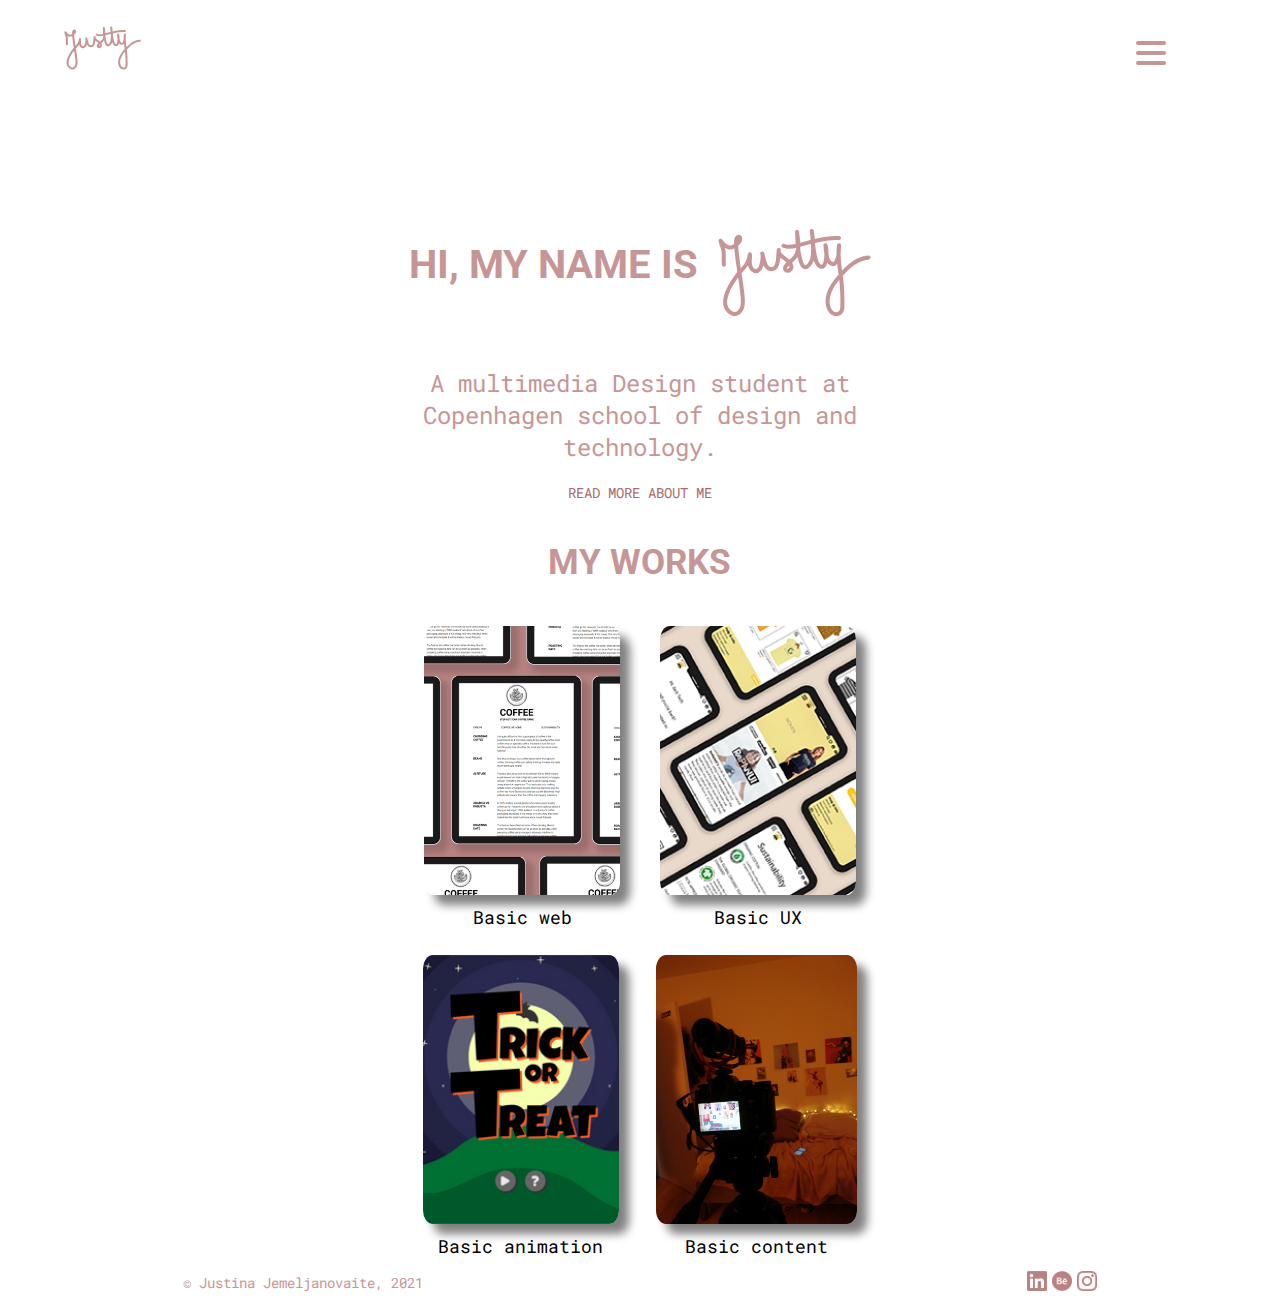
<file: index.html>
<!DOCTYPE html>
<html lang="en">

<head>
    <meta charset="utf-8">
    <meta name="viewport" content="width=device-width, initial-scale=1.0">
    <title>Home</title>
    <link rel="shortcut icon" type="image/png" href="img/favicon.png">
    <link rel="stylesheet" href="css/home.css">
    <link rel="stylesheet" href="css/menu.css">
    <link rel="preconnect" href="https://fonts.gstatic.com">
    <link href="https://fonts.googleapis.com/css2?family=Roboto+Mono:wght@300;400;500&display=swap" rel="stylesheet">
    <link rel="preconnect" href="https://fonts.gstatic.com">
    <link href="https://fonts.googleapis.com/css2?family=Roboto&display=swap" rel="stylesheet">
</head>

<body>
    <header>
        <a href=""><img src="img/logo.svg" class="logo" alt="Logo, home button."></a>
        <div class="hamburger">
    <div class="middle-line"></div>
  </div>
        <nav id="nav" class="hidden">

            <div class="navigation">
                <div class="col-1">
                    <ul>
                        <li><a href="index.html">Home</a></li>
                    </ul>
                    <ul>
                        <li><a href="about.html">About</a></li>
                    </ul>
                </div>
                <div class="col-2">
                    <div id="click-area-web">
                        <ul>
                            <li><a href="web.html" id="web">Basic web</a></li>
                        </ul>
                        <ul>
                            <li><a href="contructivism.html" id="web-1" class="modules-hidden  modules">Russian constructivism</a></li>
                        </ul>
                        <ul>
                            <li><a href="microcomputer.html" id="web-2" class="modules-hidden  modules">The microcomputer</a></li>
                        </ul>
                        <ul>
                            <li><a href="coffee.html" id="web-3" class="modules-hidden  modules">Interest-based website</a></li>
                        </ul>
                    </div>
                    <ul>
                        <li><a href="ux.html">Basic UX</a></li>
                    </ul>
                    <ul>
                        <li><a href="animation.html">Basic animation</a></li>
                    </ul>
                    <div id="click-area-content">
                        <ul>
                            <li><a href="content.html" id="content">Basic content</a></li>
                        </ul>
                        <ul>
                            <li><a href="story.html" id="content-1" class="modules-hidden  modules">Story without words</a></li>
                        </ul>
                        <ul>
                            <li><a href="cherrypop.html" id="content-2" class="modules-hidden modules">Working with a client</a></li>
                        </ul>
                    </div>
                </div>
            </div>
        </nav>
    </header>
    <main>
        <div class="introduction">
            <h1>Hi, my name is </h1>
            <img src="img/logo.svg" class="name" alt="Justty">
        </div>
        <p class="middle">A multimedia Design student at Copenhagen school of design and technology.</p>
        <a href="about.html">
            <p class="read_more">Read more about me</p>
        </a>
        <h2 class="middle" id="theme">My works</h2>
        <div class="cards margin-bottom">

            <figure>
                <a href="web.html"><img src="img/coffee_card.jpg" class="card-img" alt="Click here to see the basic web"></a><figcaption>Basic web</figcaption> 
            </figure>

            <figure>
                <a href="ux.html"><img src="img/UX_card.png" class="card-img" alt="Click here to see the basic UX"></a><figcaption>Basic UX</figcaption> 
            </figure>

            <figure>
                <a href="animation.html"><img src="img/trickortreat_card.jpg" class="card-img" alt="Click here to see the basic animation"></a><figcaption>Basic animation</figcaption> 
            </figure>

            <figure>
                <a href="content.html"><img src="img/content.jpg" class="card-img" alt="Click here to see the basic content"></a><figcaption>Basic content</figcaption> 
            </figure>
        </div>
    </main>
    <footer>
        <p>&copy; Justina Jemeljanovaite, 2021</p>
        <div class="icons">
            <a href="https://www.linkedin.com/in/jemeljanovaite/" target="_blank"><img src="img/LI.png" alt="LinkedIn"></a>
            <a href="https://www.behance.net/justtyx" target="_blank"><img src="img/BE.png" alt="Behance"></a>
            <a href="https://www.instagram.com/justtyx/" target="_blank"><img src="img/IG.png" alt="Instagram"></a>
        </div>
    </footer>
    <script src="js/script.js"></script>
</body></html>
</file>
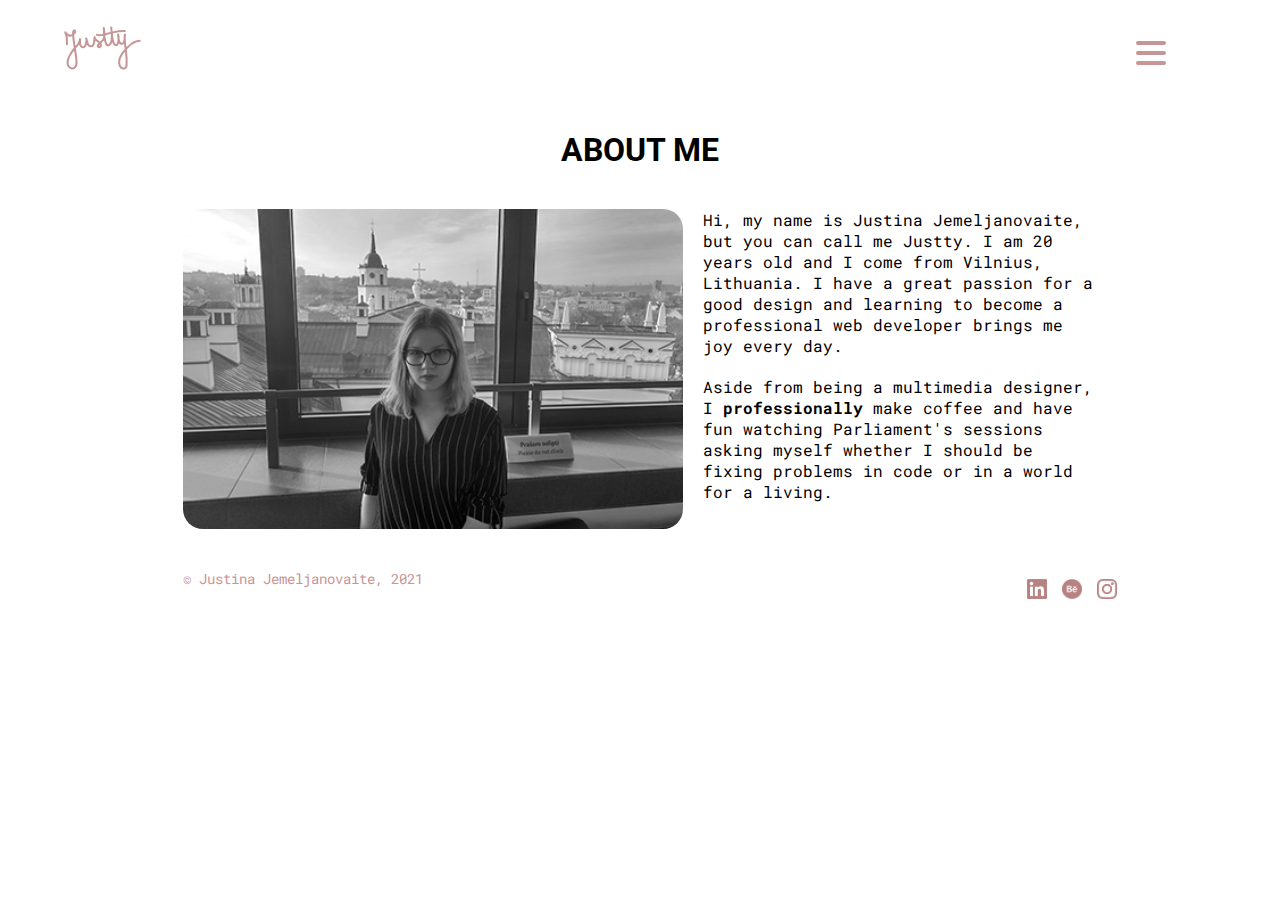
<file: about.html>
<!DOCTYPE html>
<html lang="en">

<head>
    <meta charset="utf-8">
    <meta name="viewport" content="width=device-width, initial-scale=1.0">
    <title>About me</title>
    <link rel="shortcut icon" type="image/png" href="img/favicon.png">
    <link rel="stylesheet" href="css/about.css">
    <link rel="stylesheet" href="css/menu.css">
    <link rel="preconnect" href="https://fonts.gstatic.com">
    <link href="https://fonts.googleapis.com/css2?family=Roboto+Mono:wght@300;400;500&display=swap" rel="stylesheet">
    <link rel="preconnect" href="https://fonts.gstatic.com">
    <link href="https://fonts.googleapis.com/css2?family=Roboto&display=swap" rel="stylesheet">
</head>

<body>
        <header>
        <a href="index.html"><img src="img/logo.svg" class="logo" alt="Logo, home button."></a>
        <div class="hamburger">
    <div class="middle-line"></div>
  </div>
        <nav id="nav" class="hidden">

            <div class="navigation">
                <div class="col-1">
                    <ul>
                        <li><a href="index.html">Home</a></li>
                    </ul>
                    <ul>
                        <li><a href="about.html">About</a></li>
                    </ul>
                </div>
                <div class="col-2">
                    <div id="click-area-web">
                        <ul>
                            <li><a href="web.html" id="web">Basic web</a></li>
                        </ul>
                        <ul>
                            <li><a href="contructivism.html" id="web-1" class="modules-hidden  modules">Russian constructivism</a></li>
                        </ul>
                        <ul>
                            <li><a href="microcomputer.html" id="web-2" class="modules-hidden  modules">The microcomputer</a></li>
                        </ul>
                        <ul>
                            <li><a href="coffee.html" id="web-3" class="modules-hidden  modules">Interest-based website</a></li>
                        </ul>
                    </div>
                    <ul>
                        <li><a href="ux.html">Basic UX</a></li>
                    </ul>
                    <ul>
                        <li><a href="animation.html">Basic animation</a></li>
                    </ul>
                    <div id="click-area-content">
                        <ul>
                            <li><a href="content.html" id="content">Basic content</a></li>
                        </ul>
                        <ul>
                            <li><a href="story.html" id="content-1" class="modules-hidden  modules">Story without words</a></li>
                        </ul>
                        <ul>
                            <li><a href="cherrypop.html" id="content-2" class="modules-hidden modules">Working with a client</a></li>
                        </ul>
                    </div>
                </div>
            </div>
        </nav>
    </header>
    <main>
        <h1>About me</h1>
        <div class="image"><img src="img/me.jpg" alt="An image of me with the old town of Vilnius in the background"></div>
        <article>
            <p class="left">Hi, my name is Justina Jemeljanovaite, but you can call me Justty. I am 20 years old and I come from Vilnius, Lithuania. I have a great passion for a good design and learning to become a professional web developer brings me joy every day.</p>
            <p class="right">Aside from being a multimedia designer, I <strong>professionally</strong> make coffee and have fun watching Parliament's sessions asking myself whether I should be fixing problems in code or in a world for a living.</p>
        </article>
    </main>
    <footer>
        <p>&copy; Justina Jemeljanovaite, 2021</p>
        <div class="icons">
            <a href="https://www.linkedin.com/in/jemeljanovaite/" target="_blank"><img src="img/LI.png" alt="LinkedIn"></a>
            <a href="https://www.behance.net/justtyx" target="_blank"><img src="img/BE.png" alt="Behance"></a>
            <a href="https://www.instagram.com/justtyx/" target="_blank"><img src="img/IG.png" alt="Instagram"></a>
        </div>
    </footer>
    <script src="js/script.js"></script>
</body>

</html>
</file>
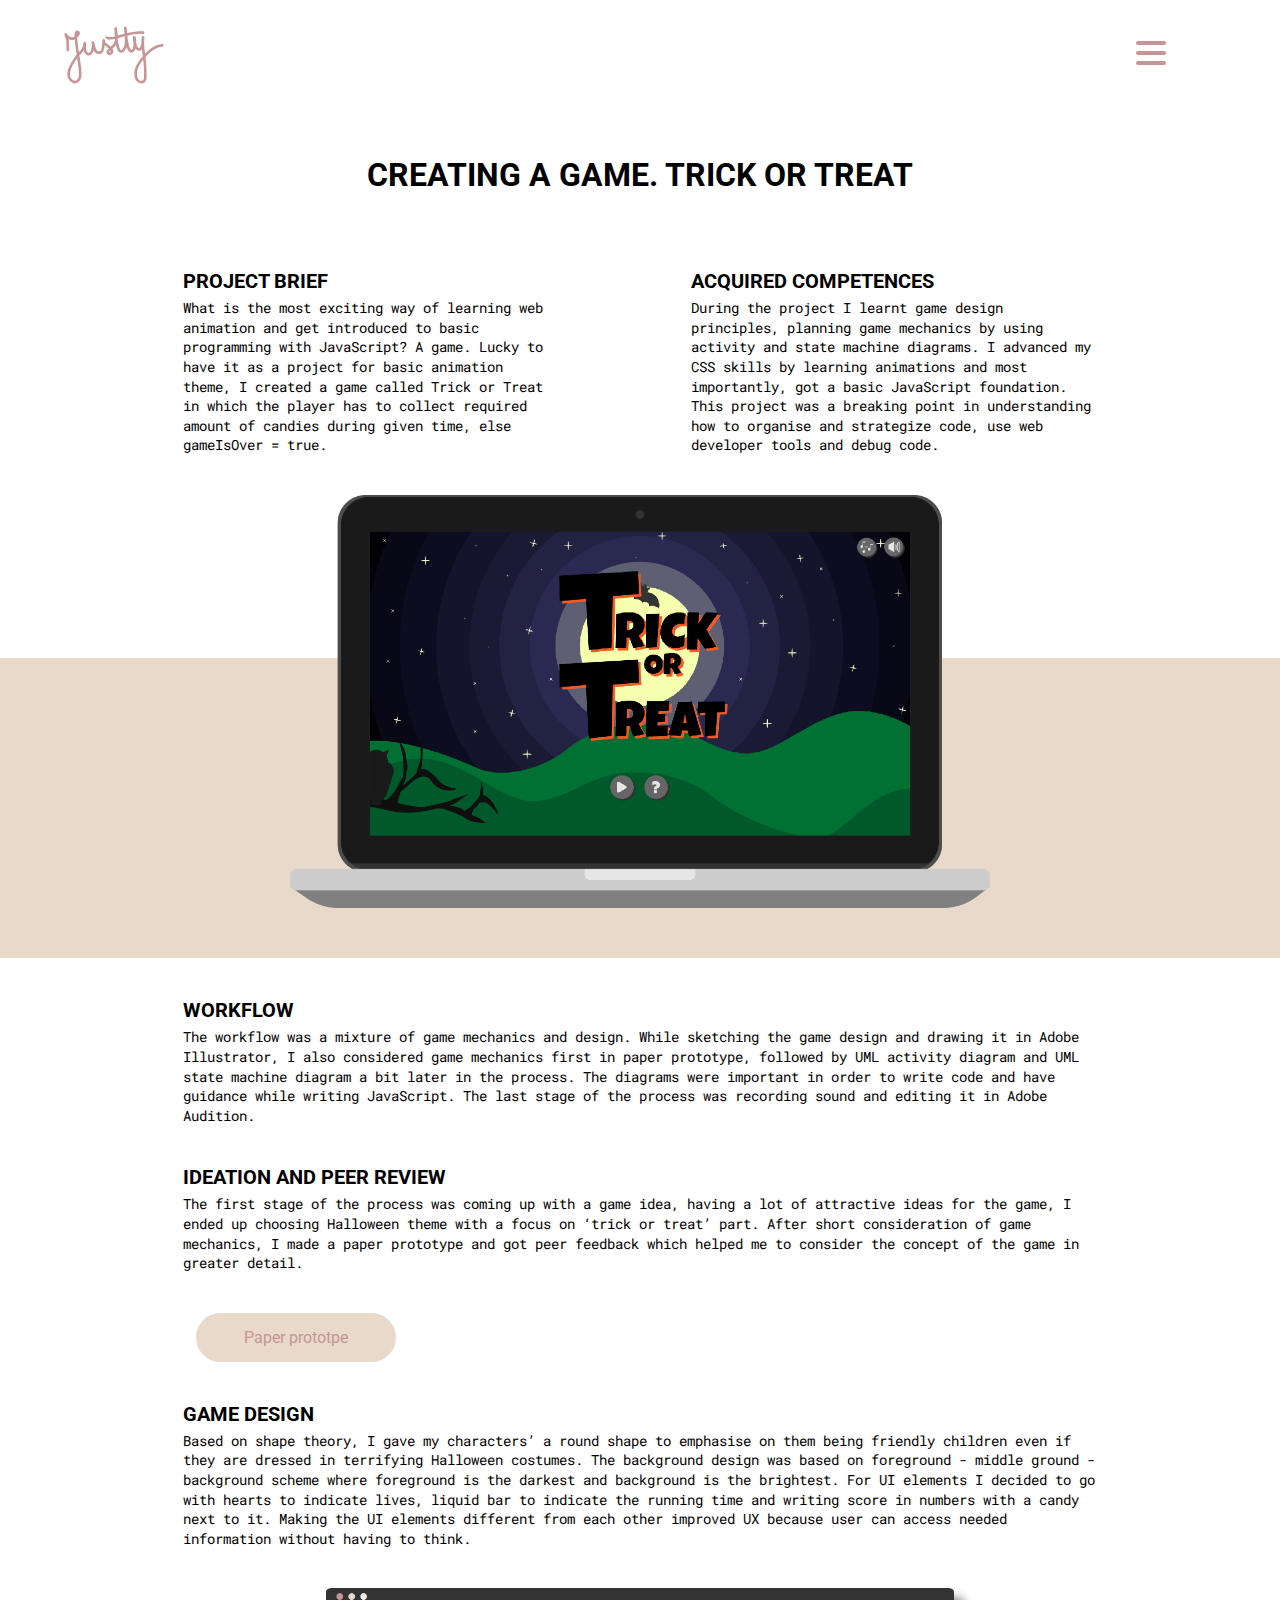
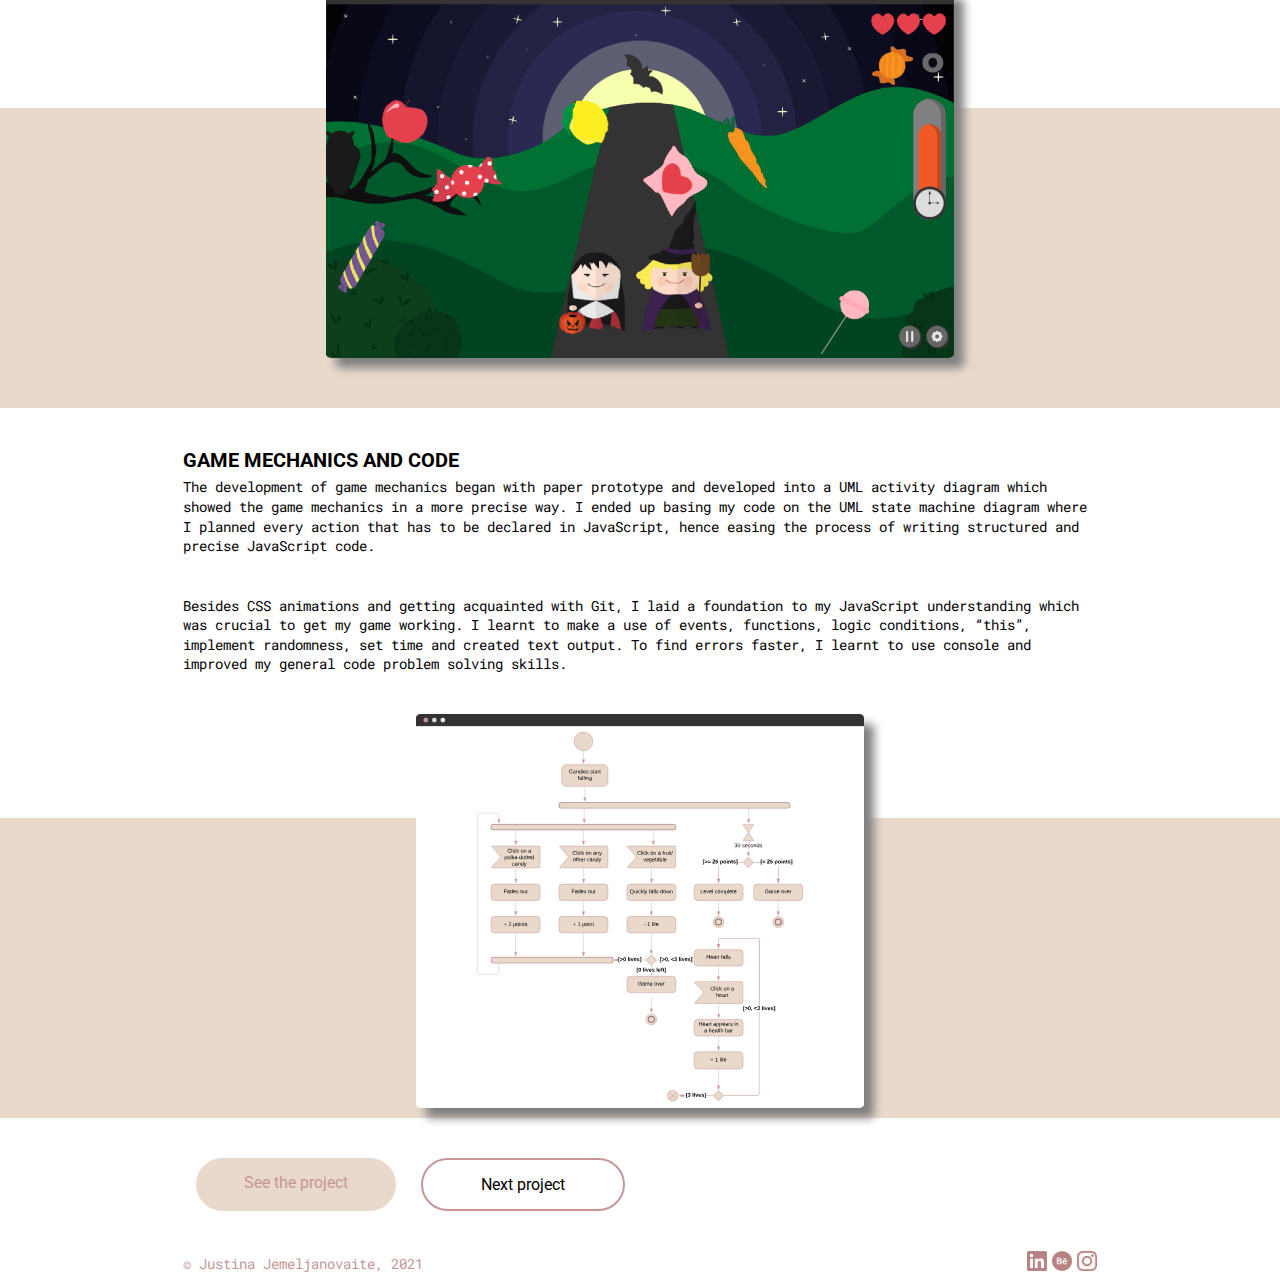
<file: animation.html>
<!DOCTYPE html>
<html lang="en">

<head>
    <meta charset="utf-8">
    <meta name="viewport" content="width=device-width, initial-scale=1.0">
    <title>Trick or treat</title>
    <link rel="shortcut icon" type="image/png" href="img/favicon.png">
    <link rel="stylesheet" href="css/style.css">
    <link rel="stylesheet" href="css/tt.css">
    <link rel="stylesheet" href="css/menu.css">
    <link rel="preconnect" href="https://fonts.gstatic.com">
    <link href="https://fonts.googleapis.com/css2?family=Roboto+Mono:wght@300;400;500&display=swap" rel="stylesheet">
    <link href="https://fonts.googleapis.com/css2?family=Roboto&display=swap" rel="stylesheet">
</head>

<body>
    <header>
        <a href="index.html"><img src="img/logo.svg" class="logo" alt="Logo, home button."></a>
        <div class="hamburger">
            <div class="middle-line"></div>
        </div>
        <nav id="nav" class="hidden">

            <div class="navigation">
                <div class="col-1">
                    <ul>
                        <li><a href="index.html">Home</a></li>
                    </ul>
                    <ul>
                        <li><a href="about.html">About</a></li>
                    </ul>
                </div>
                <div class="col-2">
                    <div id="click-area-web">
                        <ul>
                            <li><a href="web.html" id="web">Basic web</a></li>
                        </ul>
                        <ul>
                            <li><a href="contructivism.html" id="web-1" class="modules-hidden  modules">Russian constructivism</a></li>
                        </ul>
                        <ul>
                            <li><a href="microcomputer.html" id="web-2" class="modules-hidden  modules">The microcomputer</a></li>
                        </ul>
                        <ul>
                            <li><a href="coffee.html" id="web-3" class="modules-hidden  modules">Interest-based website</a></li>
                        </ul>
                    </div>
                    <ul>
                        <li><a href="ux.html">Basic UX</a></li>
                    </ul>
                    <ul>
                        <li><a href="">Basic animation</a></li>
                    </ul>
                    <div id="click-area-content">
                        <ul>
                            <li><a href="content.html" id="content">Basic content</a></li>
                        </ul>
                        <ul>
                            <li><a href="story.html" id="content-1" class="modules-hidden  modules">Story without words</a></li>
                        </ul>
                        <ul>
                            <li><a href="cherrypop.html" id="content-2" class="modules-hidden modules">Working with a client</a></li>
                        </ul>
                    </div>
                </div>
            </div>
        </nav>
    </header>
    <main>
        <h1 class="middle-grid">Creating a game. Trick or treat</h1>
        <div class="two_columns middle-grid">
            <article class="left">
                <h2>Project brief</h2>
                <p>What is the most exciting way of learning web animation and get introduced to basic programming with JavaScript? A game. Lucky to have it as a project for basic animation theme, I created a game called Trick or Treat in which the player has to collect required amount of candies during given time, else gameIsOver = true.</p>
            </article>
            <article class="right">
                <h2>Acquired competences</h2>
                <p>During the project I learnt game design principles, planning game mechanics by using activity and state machine diagrams. I advanced my CSS skills by learning animations and most importantly, got a basic JavaScript foundation. This project was a breaking point in understanding how to organise and strategize code, use web developer tools and debug code.</p>
            </article>
        </div>
        <img src="img/tt.png" class="laptop-image middle-grid" alt="Landing screen of the game in a laptop mockup.">
        <div class="bg-1"></div>
        <article>
            <h2>Workflow</h2>
            <p>The workflow was a mixture of game mechanics and design. While sketching the game design and drawing it in Adobe Illustrator, I also considered game mechanics first in paper prototype, followed by UML activity diagram and UML state machine diagram a bit later in the process. The diagrams were important in order to write code and have guidance while writing JavaScript. The last stage of the process was recording sound and editing it in Adobe Audition.</p>
        </article>
        <article>
            <h2>Ideation and peer review</h2>
            <p>The first stage of the process was coming up with a game idea, having a lot of attractive ideas for the game, I ended up choosing Halloween theme with a focus on ‘trick or treat’ part. After short consideration of game mechanics, I made a paper prototype and got peer feedback which helped me to consider the concept of the game in greater detail. </p>
        </article>
        <a href="https://youtu.be/HwPyKcXJcB4" class="button middle-grid" target="_blank">Paper prototpe</a>
        <article>
            <h2>Game design</h2>
            <p>Based on shape theory, I gave my characters’ a round shape to emphasise on them being friendly children even if they are dressed in terrifying Halloween costumes. The background design was based on foreground - middle ground - background scheme where foreground is the darkest and background is the brightest. For UI elements I decided to go with hearts to indicate lives, liquid bar to indicate the running time and writing score in numbers with a candy next to it. Making the UI elements different from each other improved UX because user can access needed information without having to think. </p>
        </article>
        <img src="img/trick.png" class="window-image middle-grid" alt="A screenshot from a game showing the characters, bakcground and UI elements.">
        <div class="bg-1"></div>
        <article>
            <h2>Game mechanics and code</h2>
            <p>The development of game mechanics began with paper prototype and developed into a UML activity diagram which showed the game mechanics in a more precise way. I ended up basing my code on the UML state machine diagram where I planned every action that has to be declared in JavaScript, hence easing the process of writing structured and precise JavaScript code.</p>
            <p>Besides CSS animations and getting acquainted with Git, I laid a foundation to my JavaScript understanding which was crucial to get my game working. I learnt to make a use of events, functions, logic conditions, “this”, implement randomness, set time and created text output. To find errors faster, I learnt to use console and improved my general code problem solving skills.</p>
        </article>
        <img src="img/act_.svg" id="uml" class="window-image middle-grid" alt="Activity diagram.">
        <div class="bg-1"></div>
        <div class="buttons middle-grid">
            <a href="http://justtyx.com/trickortreat/" class="button middle-grid" target="_blank">See the project</a>
            <a href="story.html" class="next-project middle-grid">Next project</a>
        </div>
    </main>
    <footer>
        <p>&copy; Justina Jemeljanovaite, 2021</p>
        <div class="icons">
            <a href="https://www.linkedin.com/in/jemeljanovaite/" target="_blank"><img src="img/LI.png" alt="LinkedIn"></a>
            <a href="https://www.behance.net/justtyx" target="_blank"><img src="img/BE.png" alt="Behance"></a>
            <a href="https://www.instagram.com/justtyx/" target="_blank"><img src="img/IG.png" alt="Instagram"></a>
        </div>
    </footer>
    <script src="js/script.js"></script>
</body>

</html>
</file>
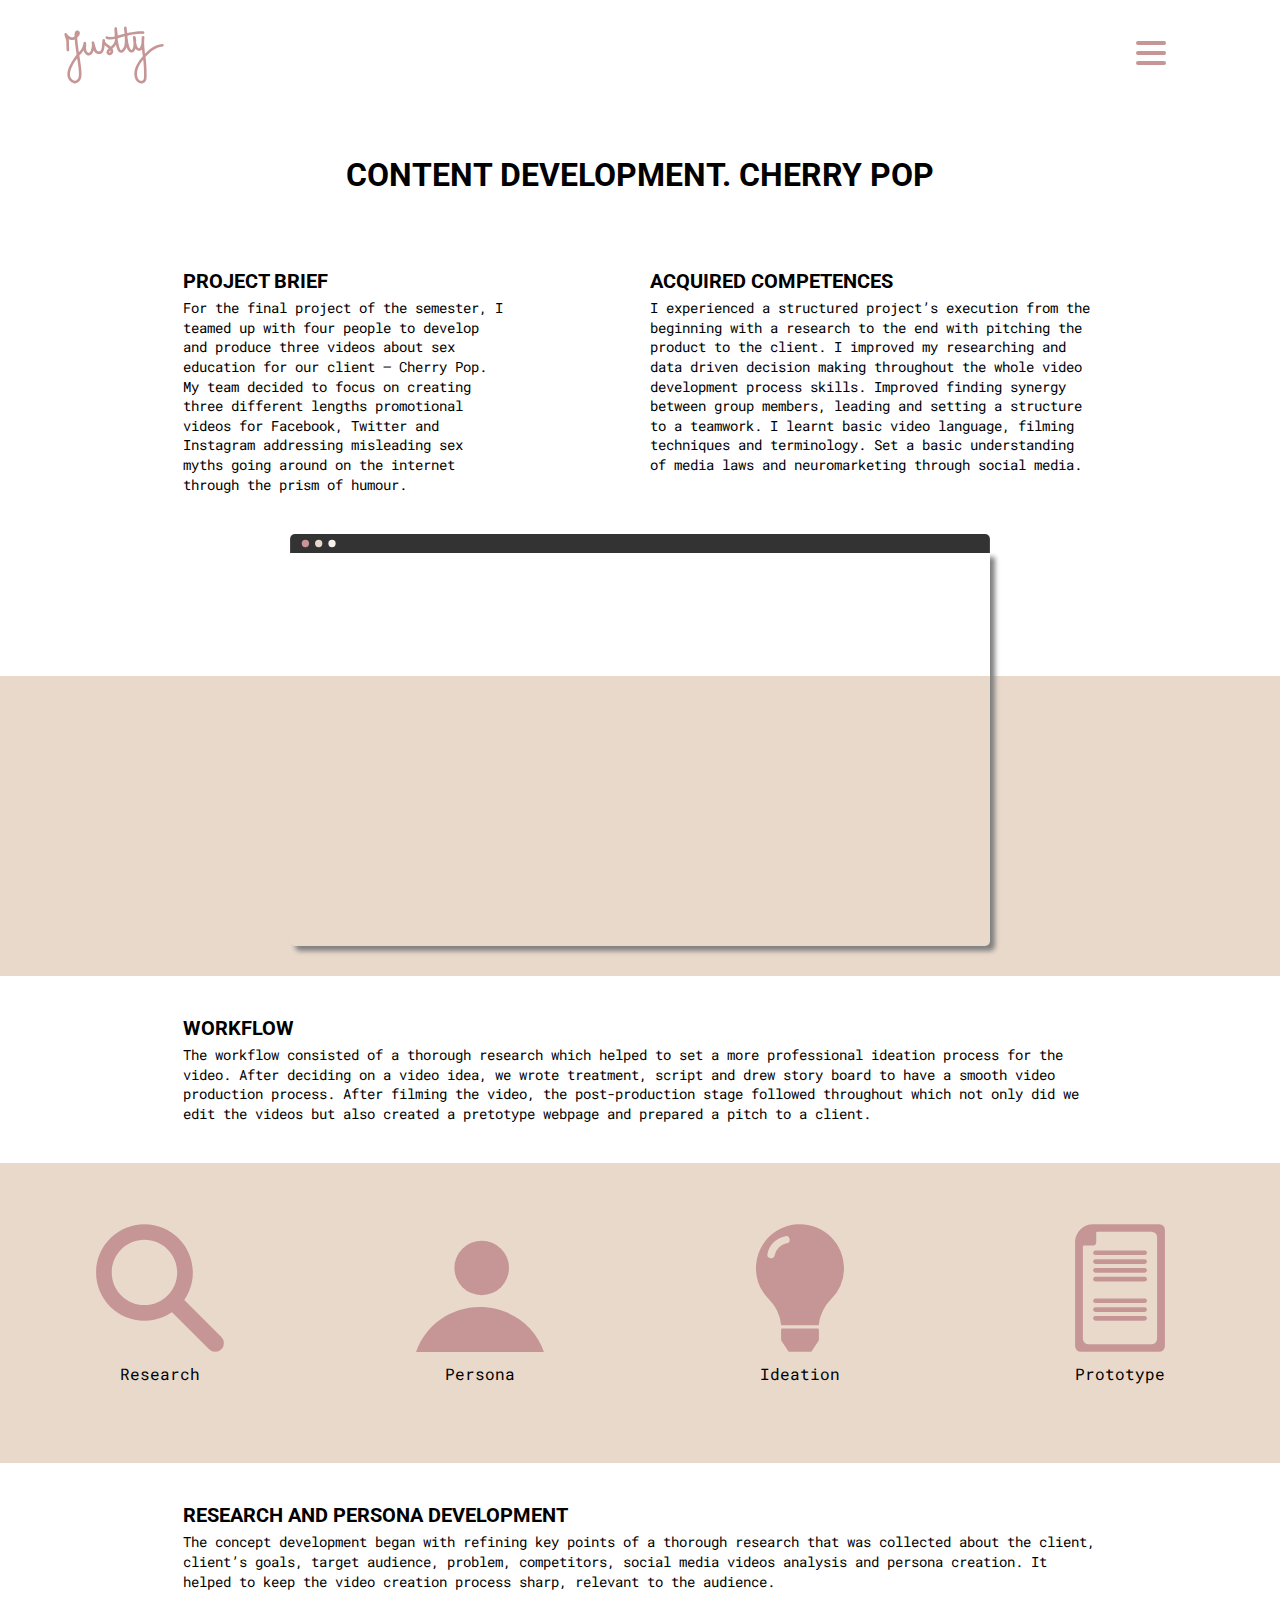
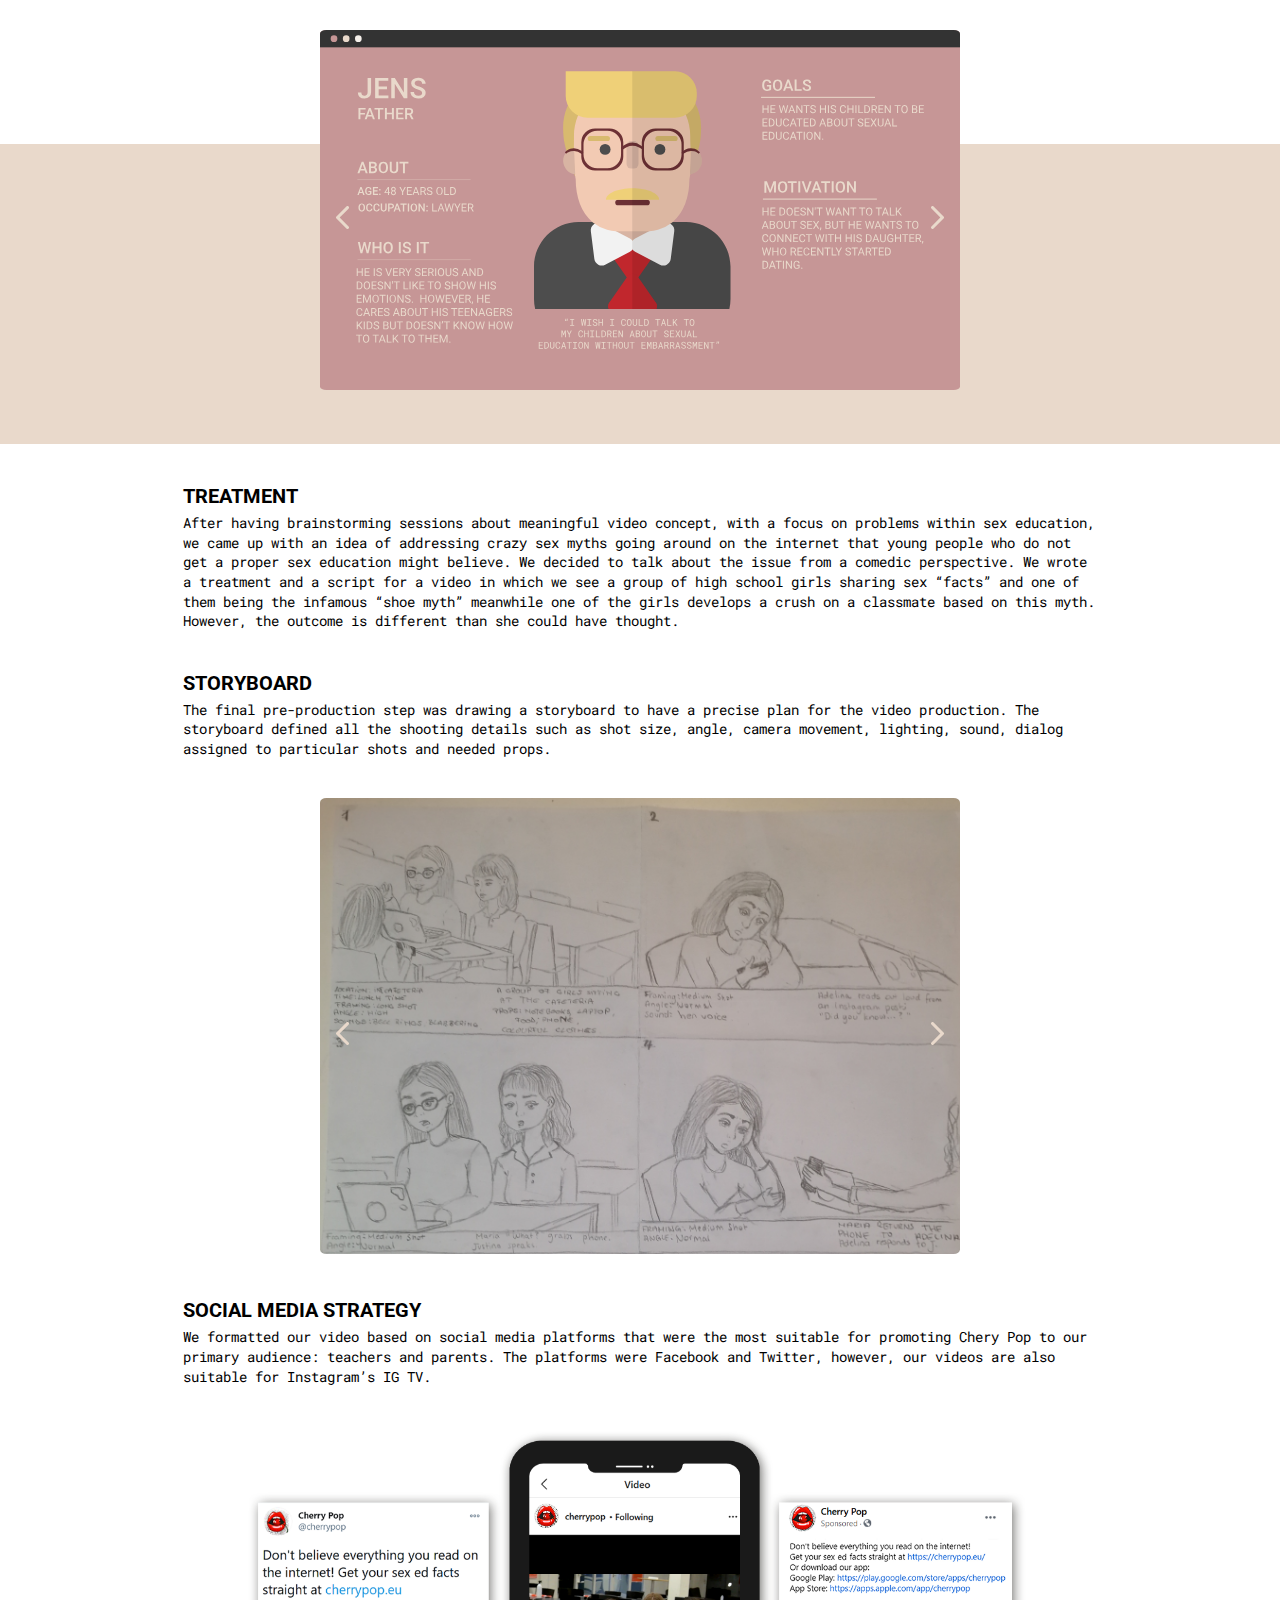
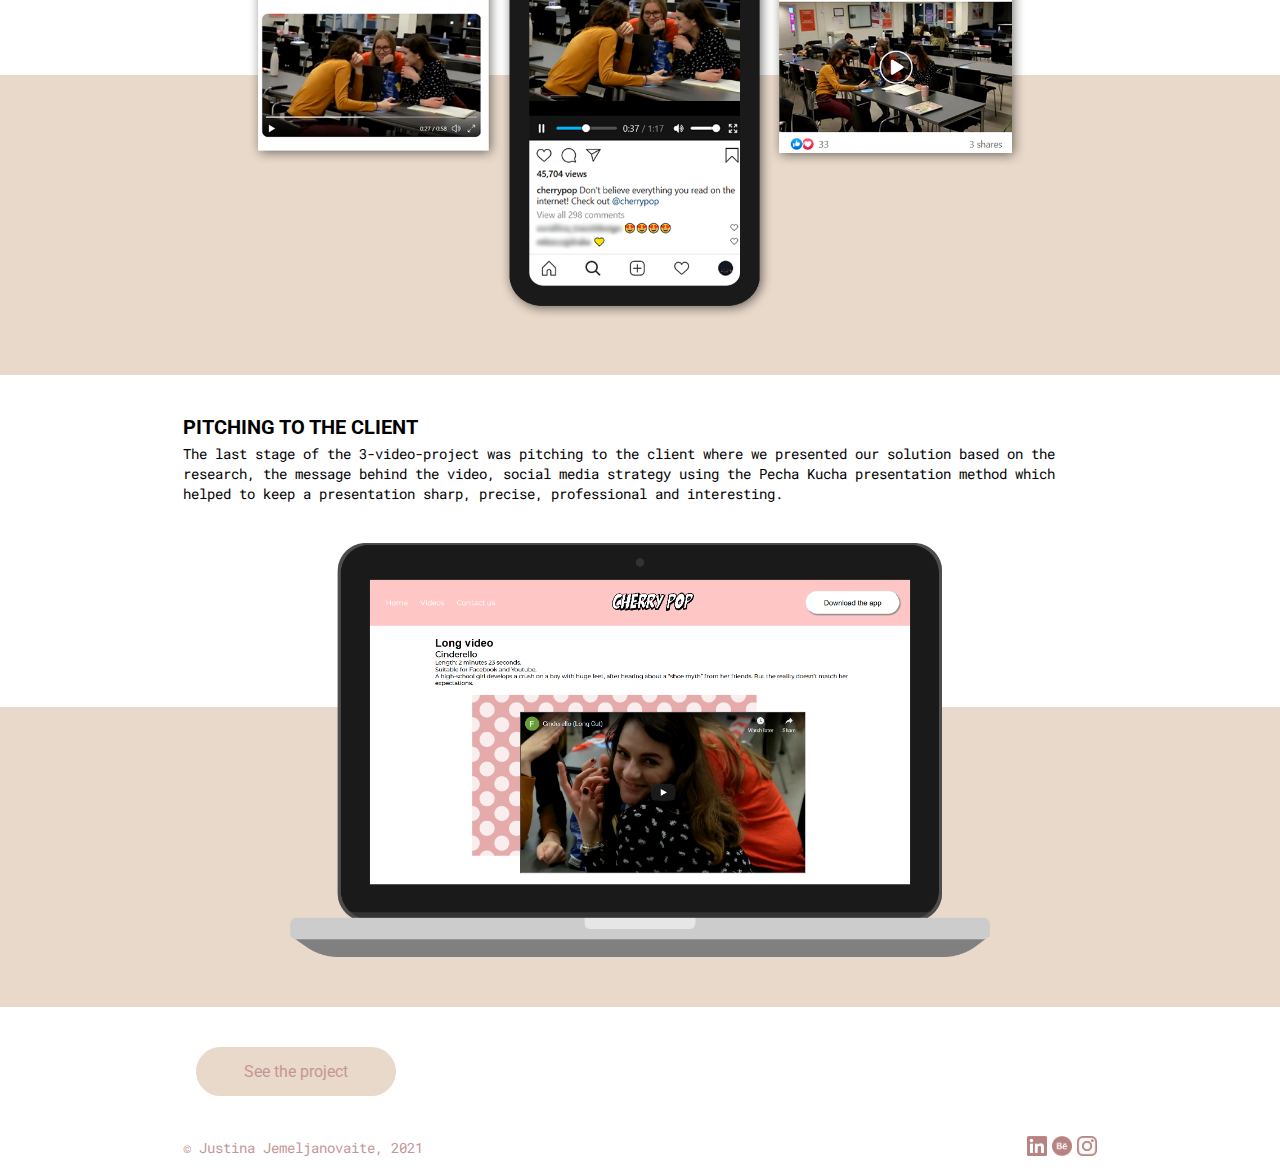
<file: cherrypop.html>
<!DOCTYPE html>
<html lang="en">

<head>
    <meta charset="utf-8">
    <meta name="viewport" content="width=device-width, initial-scale=1.0">
    <title>Cherry Pop</title>
    <link rel="shortcut icon" type="image/png" href="img/favicon.png">
    <link rel="stylesheet" href="css/style.css">
    <link rel="stylesheet" href="css/menu.css">
    <link rel="preconnect" href="https://fonts.gstatic.com">
    <link href="https://fonts.googleapis.com/css2?family=Roboto+Mono:wght@300;400;500&display=swap" rel="stylesheet">
    <link href="https://fonts.googleapis.com/css2?family=Roboto&display=swap" rel="stylesheet">
</head>

<body>
    <header>
        <a href="index.html"><img src="img/logo.svg" class="logo" alt="Logo, home button."></a>
        <div class="hamburger">
            <div class="middle-line"></div>
        </div>
        <nav id="nav" class="hidden">

            <div class="navigation">
                <div class="col-1">
                    <ul>
                        <li><a href="index.html">Home</a></li>
                    </ul>
                    <ul>
                        <li><a href="about.html">About</a></li>
                    </ul>
                </div>
                <div class="col-2">
                    <div id="click-area-web">
                        <ul>
                            <li><a href="web.html" id="web">Basic web</a></li>
                        </ul>
                        <ul>
                            <li><a href="contructivism.html" id="web-1" class="modules-hidden  modules">Russian constructivism</a></li>
                        </ul>
                        <ul>
                            <li><a href="microcomputer.html" id="web-2" class="modules-hidden  modules">The microcomputer</a></li>
                        </ul>
                        <ul>
                            <li><a href="coffee.html" id="web-3" class="modules-hidden  modules">Interest-based website</a></li>
                        </ul>
                    </div>
                    <ul>
                        <li><a href="ux.html">Basic UX</a></li>
                    </ul>
                    <ul>
                        <li><a href="animation.html">Basic animation</a></li>
                    </ul>
                    <div id="click-area-content">
                        <ul>
                            <li><a href="content.html" id="content">Basic content</a></li>
                        </ul>
                        <ul>
                            <li><a href="story.html" id="content-1" class="modules-hidden  modules">Story without words</a></li>
                        </ul>
                        <ul>
                            <li><a href="cherrypop.html" id="content-2" class="modules-hidden modules">Working with a client</a></li>
                        </ul>
                    </div>
                </div>
            </div>
        </nav>
    </header>
    <main>
        <h1 class="middle-grid">Content development. Cherry Pop</h1>
        <div class="two_columns middle-grid">
            <article class="left">
                <h2>Project brief</h2>
                <p>For the final project of the semester, I teamed up with four people to develop and produce three videos about sex education for our client – Cherry Pop. My team decided to focus on creating three different lengths promotional videos for Facebook, Twitter and Instagram addressing misleading sex myths going around on the internet through the prism of humour. </p>
            </article>
            <article class="right">
                <h2>Acquired competences</h2>
                <p>I experienced a structured project’s execution from the beginning with a research to the end with pitching the product to the client. I improved my researching and data driven decision making throughout the whole video development process skills. Improved finding synergy between group members, leading and setting a structure to a teamwork. I learnt basic video language, filming techniques and terminology. Set a basic understanding of media laws and neuromarketing through social media.</p>
            </article>
        </div>
        <img src="img/top.svg" class="middle-grid cp-top" alt="Video frame">
        <iframe src="https://www.youtube.com/embed/09h1y_UV_KU" frameborder="0" allow="accelerometer; autoplay; clipboard-write; encrypted-media; gyroscope; picture-in-picture" allowfullscreen class="middle-grid cp"></iframe>
        <div class="bg-1"></div>
        <article>
            <h2>Workflow</h2>
            <p>The workflow consisted of a thorough research which helped to set a more professional ideation process for the video. After deciding on a video idea, we wrote treatment, script and drew story board to have a smooth video production process. After filming the video, the post-production stage followed throughout which not only did we edit the videos but also created a pretotype webpage and prepared a pitch to a client.</p>
        </article>
        <div class="line-BG margin-bottom full-length">
            <figure>
                <img src="img/glass.svg" class="line-icon" alt="Magnifying glass icon.">
                <figcaption class="line">Research</figcaption>
            </figure>
            <figure>
                <img src="img/persona.svg" class="line-icon" alt="Person icon.">
                <figcaption class="line">Persona</figcaption>
            </figure>
            <figure>
                <img src="img/lamp.svg" class="line-icon" alt="Light bulb icon.">
                <figcaption class="line">Ideation</figcaption>
            </figure>
            <figure>
                <img src="img/paper.svg" class="line-icon" alt="Paper sheet icon.">
                <figcaption class="line">Prototype</figcaption>
            </figure>
        </div>
        <article>
            <h2>Research and persona development</h2>
            <p>The concept development began with refining key points of a thorough research that was collected about the client, client’s goals, target audience, problem, competitors, social media videos analysis and persona creation. It helped to keep the video creation process sharp, relevant to the audience. </p>
        </article>
        <div class="slideshow-container middle-grid margin-bottom">
            <div class="mySlides1">
                <img src="img/father.svg" alt="A persona of a parent.">
            </div>

            <div class="mySlides1">
                <img src="img/teacher.svg" alt="A persona of a teacher.">
            </div>

            <div class="mySlides1">
                <img src="img/student.svg" alt="A persona of a student.">
            </div>

            <a class="prev" onclick="plusSlides(-1, 0)"><img src="img/left.svg" alt="Previous"></a>
            <a class="next" onclick="plusSlides(1, 0)"><img src="img/right.svg" alt="Next"></a>

        </div>
        <div class="bg-1"></div>

        <article>
            <h2>Treatment</h2>
            <p>After having brainstorming sessions about meaningful video concept, with a focus on problems within sex education, we came up with an idea of addressing crazy sex myths going around on the internet that young people who do not get a proper sex education might believe. We decided to talk about the issue from a comedic perspective. We wrote a treatment and a script for a video in which we see a group of high school girls sharing sex “facts” and one of them being the infamous “shoe myth” meanwhile one of the girls develops a crush on a classmate based on this myth. However, the outcome is different than she could have thought. </p>
        </article>
        <article>
            <h2>Storyboard</h2>
            <p>The final pre-production step was drawing a storyboard to have a precise plan for the video production. The storyboard defined all the shooting details such as shot size, angle, camera movement, lighting, sound, dialog assigned to particular shots and needed props.</p>
        </article>
        <div class="slideshow-container middle-grid margin-bottom">

            <div class="mySlides2">
                <img src="img/1_storyboard_cp.jpg" alt="Storyboard sketches, slide 1/9.">
            </div>

            <div class="mySlides2">
                <img src="img/2_storyboard_cp.jpg" alt="Storyboard sketches, slide 2/9.">
            </div>

            <div class="mySlides2">
                <img src="img/3_storyboard_cp.jpg" alt="Storyboard sketches, slide 3/9.">
            </div>

            <div class="mySlides2">
                <img src="img/4_storyboard_cp.jpg" alt="Storyboard sketches, slide 4/9.">
            </div>

            <div class="mySlides2">
                <img src="img/5_storyboard_cp.jpg" alt="Storyboard sketches, slide 5/9.">
            </div>

            <div class="mySlides2">
                <img src="img/6_storyboard_cp.jpg" alt="Storyboard sketches, slide 6/9.">
            </div>

            <div class="mySlides2">
                <img src="img/7_storyboard_cp.jpg" alt="Storyboard sketches, slide 7/9.">
            </div>

            <div class="mySlides2">
                <img src="img/8_storyboard_cp.jpg" alt="Storyboard sketches, slide 8/9.">
            </div>

            <div class="mySlides2">
                <img src="img/9_storyboard_cp.jpg" alt="Storyboard sketches, slide 9/9.">
            </div>

            <a class="prev" onclick="plusSlides(-1, 1)"><img src="img/left.svg" alt="Previous"></a>
            <a class="next" onclick="plusSlides(1, 1)"><img src="img/right.svg" alt="Next"></a>

        </div>
        <article>
            <h2>Social media strategy</h2>
            <p>We formatted our video based on social media platforms that were the most suitable for promoting Chery Pop to our primary audience: teachers and parents. The platforms were Facebook and Twitter, however, our videos are also suitable for Instagram’s IG TV. </p>
        </article>
        <img src="img/some.png" class="some" alt="Social media mockups.">
        <div class="bg-1"></div>
        <article>
            <h2>Pitching to the client</h2>
            <p>The last stage of the 3-video-project was pitching to the client where we presented our solution based on the research, the message behind the video, social media strategy using the Pecha Kucha presentation method which helped to keep a presentation sharp, precise, professional and interesting.</p>
        </article>
        <img src="img/cp_pretotype.png" class="laptop-image middle-grid" alt="Screenshot of the pretotype.">
        <div class="bg-1"></div>
        <a href="http://justtyx.com/cherrypop/" class="button middle-grid" target="_blank">See the project</a>

    </main>
    <footer>
        <p>&copy; Justina Jemeljanovaite, 2021</p>
        <div class="icons">
            <a href="https://www.linkedin.com/in/jemeljanovaite/" target="_blank"><img src="img/LI.png" alt="LinkedIn"></a>
            <a href="https://www.behance.net/justtyx" target="_blank"><img src="img/BE.png" alt="Behance"></a>
            <a href="https://www.instagram.com/justtyx/" target="_blank"><img src="img/IG.png" alt="Instagram"></a>
        </div>
    </footer>
    <script src="js/script.js"></script>
</body></html>
</file>
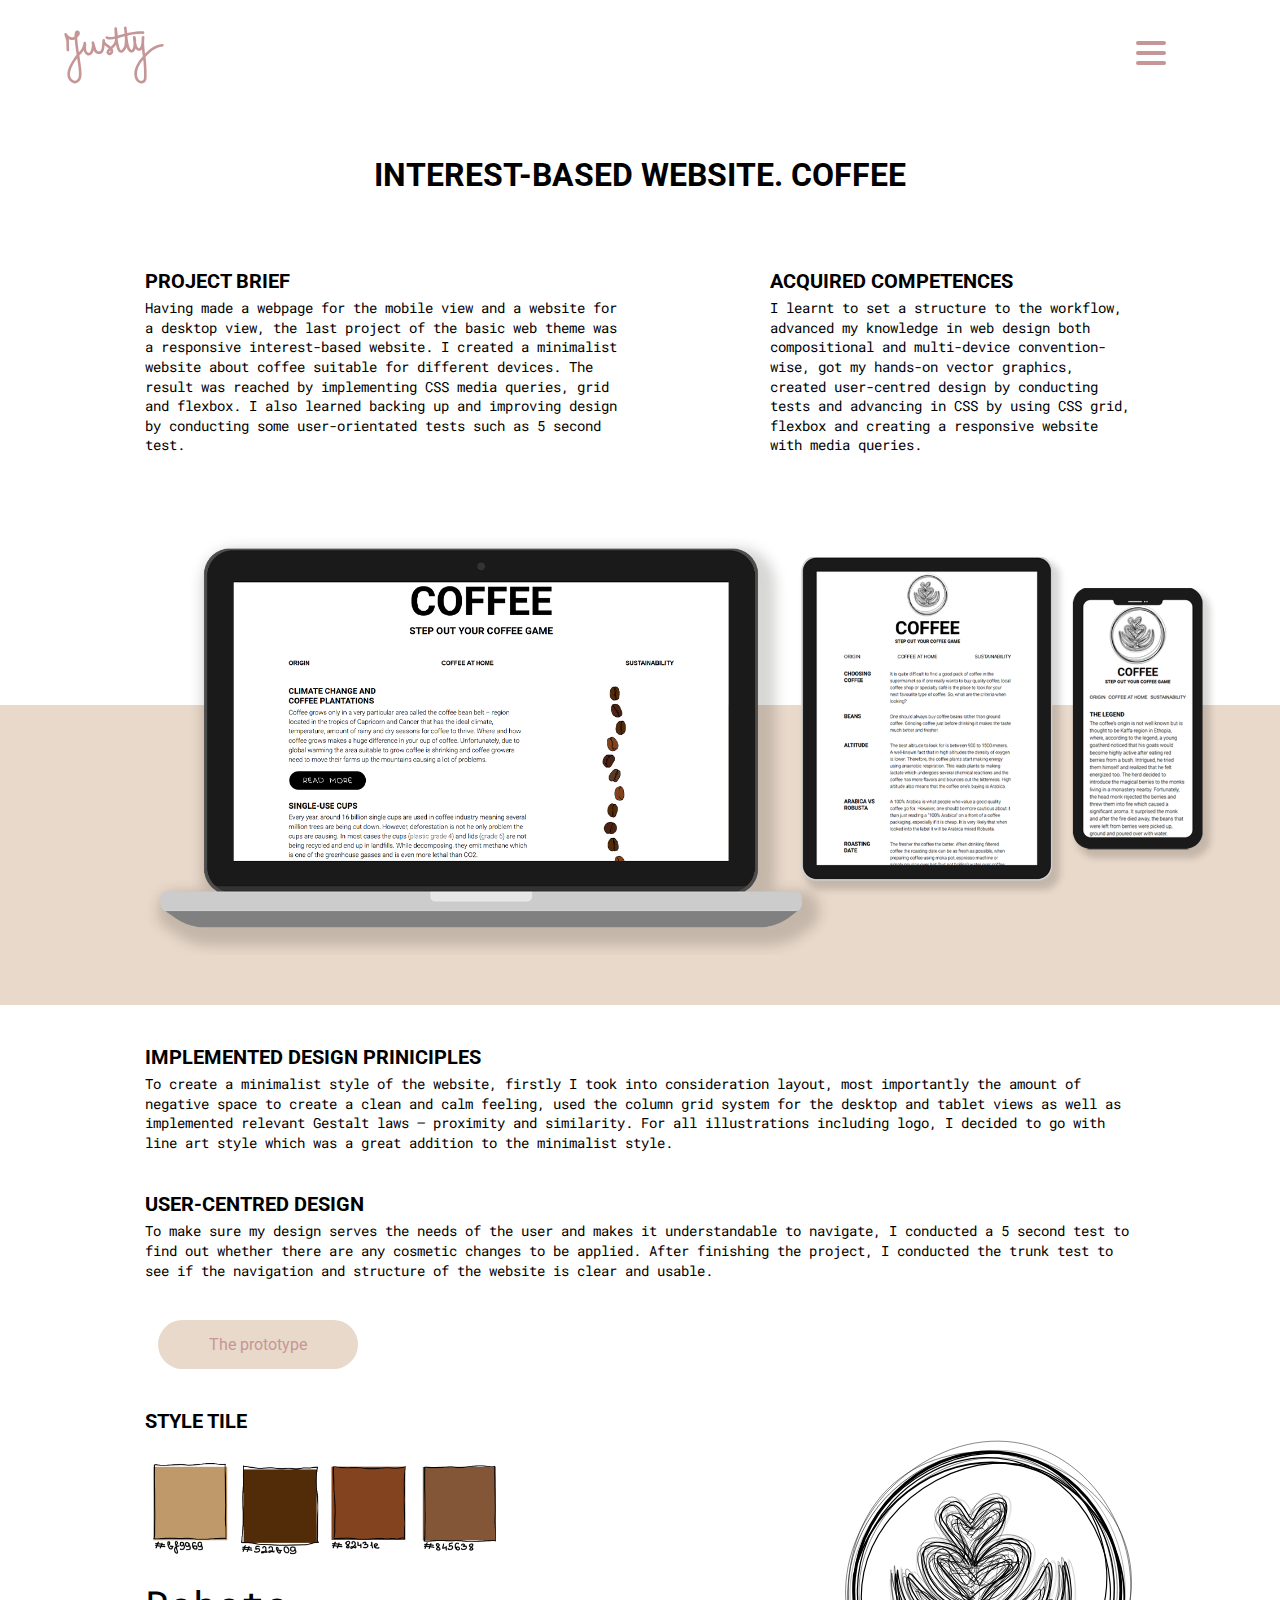
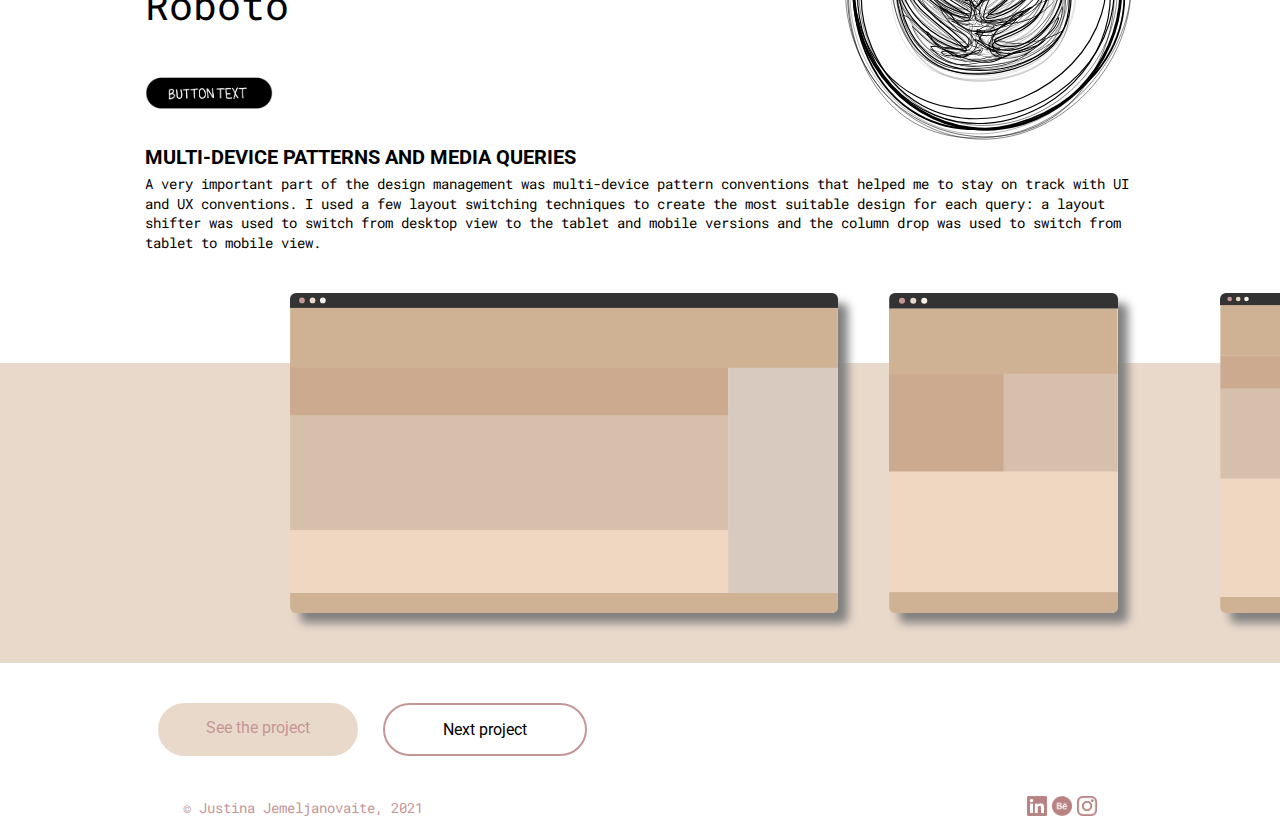
<file: coffee.html>
<!DOCTYPE html>
<html lang="en">

<head>
    <meta charset="utf-8">
    <meta name="viewport" content="width=device-width, initial-scale=1.0">
    <title>Coffee</title>
    <link rel="shortcut icon" type="image/png" href="img/favicon.png">
    <link rel="stylesheet" href="css/style.css">
    <link rel="stylesheet" href="css/coffee.css">
    <link rel="stylesheet" href="css/menu.css">
    <link rel="preconnect" href="https://fonts.gstatic.com">
    <link href="https://fonts.googleapis.com/css2?family=Roboto+Mono:wght@300;400;500&display=swap" rel="stylesheet">
    <link href="https://fonts.googleapis.com/css2?family=Roboto&display=swap" rel="stylesheet">
</head>

<body>
        <header>
        <a href="index.html"><img src="img/logo.svg" class="logo" alt="Logo, home button."></a>
        <div class="hamburger">
    <div class="middle-line"></div>
  </div>
        <nav id="nav" class="hidden">

            <div class="navigation">
                <div class="col-1">
                    <ul>
                        <li><a href="index.html">Home</a></li>
                    </ul>
                    <ul>
                        <li><a href="about.html">About</a></li>
                    </ul>
                </div>
                <div class="col-2">
                    <div id="click-area-web">
                        <ul>
                            <li><a href="web.html" id="web">Basic web</a></li>
                        </ul>
                        <ul>
                            <li><a href="contructivism.html" id="web-1" class="modules-hidden  modules">Russian constructivism</a></li>
                        </ul>
                        <ul>
                            <li><a href="microcomputer.html" id="web-2" class="modules-hidden  modules">The microcomputer</a></li>
                        </ul>
                        <ul>
                            <li><a href="coffee.html" id="web-3" class="modules-hidden  modules">Interest-based website</a></li>
                        </ul>
                    </div>
                    <ul>
                        <li><a href="ux.html">Basic UX</a></li>
                    </ul>
                    <ul>
                        <li><a href="animation.html">Basic animation</a></li>
                    </ul>
                    <div id="click-area-content">
                        <ul>
                            <li><a href="content.html" id="content">Basic content</a></li>
                        </ul>
                        <ul>
                            <li><a href="story.html" id="content-1" class="modules-hidden  modules">Story without words</a></li>
                        </ul>
                        <ul>
                            <li><a href="cherrypop.html" id="content-2" class="modules-hidden modules">Working with a client</a></li>
                        </ul>
                    </div>
                </div>
            </div>
        </nav>
    </header>
    <main>
        <h1 class="middle-grid">Interest-based website. Coffee</h1>
        <div class="two_columns middle-grid">
            <article class="left">
                <h2>Project brief</h2>
                <p>Having made a webpage for the mobile view and a website for a desktop view, the last project of the basic web theme was a responsive interest-based website. I created a minimalist website about coffee suitable for different devices. The result was reached by implementing CSS media queries, grid and flexbox. I also learned backing up and improving design by conducting some user-orientated tests such as 5 second test. </p>
            </article>
            <article class="right">
                <h2>Acquired competences</h2>
                <p>I learnt to set a structure to the workflow, advanced my knowledge in web design both compositional and multi-device convention-wise, got my hands-on vector graphics, created user-centred design by conducting tests and advancing in CSS by using CSS grid, flexbox and creating a responsive website with media queries.</p>
            </article>
        </div>
        <img src="img/Coffee_finalresult_front.png" class="all-medias-image middle-grid" alt="Website's mockups on laptop, tablet and mobile.">
        <div class="bg-1"></div>
        <article>
            <h2>Implemented design priniciples</h2>
            <p>To create a minimalist style of the website, firstly I took into consideration layout, most importantly the amount of negative space to create a clean and calm feeling, used the column grid system for the desktop and tablet views as well as implemented relevant Gestalt laws – proximity and similarity. For all illustrations including logo, I decided to go with line art style which was a great addition to the minimalist style. </p>
        </article>
        <article>
            <h2>User-centred design</h2>
            <p>To make sure my design serves the needs of the user and makes it understandable to navigate, I conducted a 5 second test to find out whether there are any cosmetic changes to be applied. After finishing the project, I conducted the trunk test to see if the navigation and structure of the website is clear and usable. </p>
        </article>
        <a href="https://xd.adobe.com/view/d3be6b63-9408-48e5-b295-7489267c19dc-86ed/" class="button middle-grid" target="_blank">The prototype</a>
        <h2>Style tile</h2>
        <div class="styletile middle-grid">
            <div class="column-1">
                <div class="colours">
                    <img src="img/Coffee_colour_1.png" alt="Website's colour 1.">
                    <img src="img/Coffee_colour_2.png" alt="Website's colour 2.">
                    <img src="img/Coffee_colour_3.png" alt="Website's colour 3.">
                    <img src="img/Coffee_colour_4.png" alt="Website's colour 4.">
                </div>
                <p>Roboto</p>
                <img src="img/Coffee_button.png" class="coffee-btn" alt="Website's button style.">
            </div>
            <img src="img/logo_fav.svg" class="coffee-logo" alt="Website's logo.">
        </div>
        
        <article>
            <h2>Multi-device patterns and media queries</h2>
            <p>A very important part of the design management was multi-device pattern conventions that helped me to stay on track with UI and UX conventions. I used a few layout switching techniques to create the most suitable design for each query: a layout shifter was used to switch from desktop view to the tablet and mobile versions and the column drop was used to switch from tablet to mobile view.</p>
        </article>
        <div class="patterns margin-bottom">
            <img src="img/web_pattern.svg" alt="Desktop view device pattern.">
            <div class="row-2">
                <img src="img/tablet_pattern.svg" alt="Tablet view device pattern.">
                <img id="no-margin" src="img/mobile_pattern.svg" alt="Mobile view device pattern.">
            </div>
        </div>
        <div class="bg-pattern"></div>
        <div class="buttons middle-grid">
        <a href="http://justtyx.com/coffee/" class="button middle-grid" target="_blank">See the project</a>
        <a href="ux.html" class="next-project middle-grid">Next project</a></div>
    </main>
    <footer>
        <p>&copy; Justina Jemeljanovaite, 2021</p>
        <div class="icons">
            <a href="https://www.linkedin.com/in/jemeljanovaite/" target="_blank"><img src="img/LI.png" alt="LinkedIn"></a>
            <a href="https://www.behance.net/justtyx" target="_blank"><img src="img/BE.png" alt="Behance"></a>
            <a href="https://www.instagram.com/justtyx/" target="_blank"><img src="img/IG.png" alt="Instagram"></a>
        </div>
    </footer>
    <script src="js/script.js"></script>
</body>

</html>
</file>
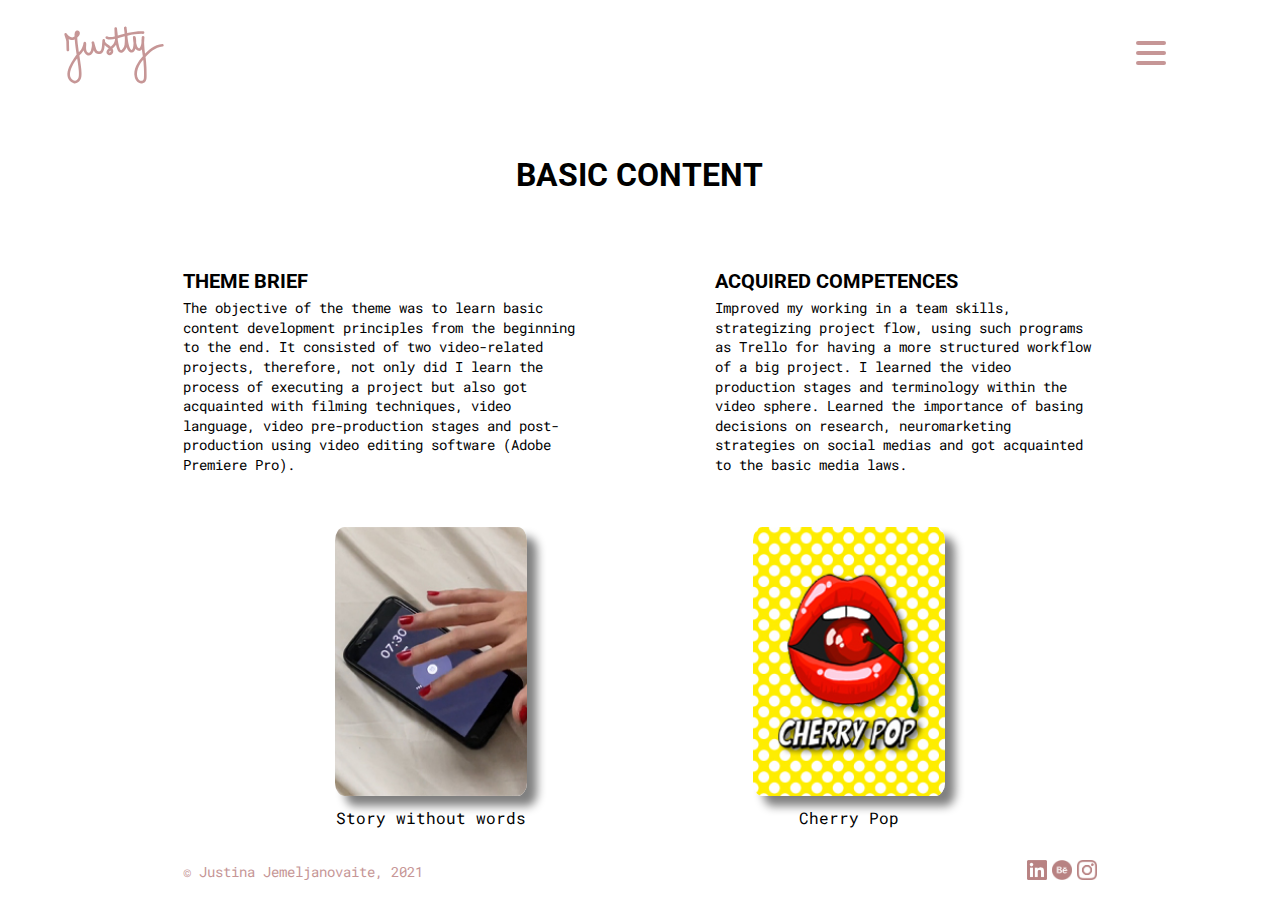
<file: content.html>
<!DOCTYPE html>
<html lang="en">

<head>
    <meta charset="utf-8">
    <meta name="viewport" content="width=device-width, initial-scale=1.0">
    <title>Basic content</title>
    <link rel="shortcut icon" type="image/png" href="img/favicon.png">
    <link rel="stylesheet" href="css/style.css">
    <link rel="stylesheet" href="css/menu.css">
    <link rel="preconnect" href="https://fonts.gstatic.com">
    <link href="https://fonts.googleapis.com/css2?family=Roboto+Mono:wght@300;400;500&display=swap" rel="stylesheet">
    <link href="https://fonts.googleapis.com/css2?family=Roboto&display=swap" rel="stylesheet">
</head>

<body>
    <header>
        <a href="index.html"><img src="img/logo.svg" class="logo" alt="Logo, home button."></a>
        <div class="hamburger">
            <div class="middle-line"></div>
        </div>
        <nav id="nav" class="hidden">

            <div class="navigation">
                <div class="col-1">
                    <ul>
                        <li><a href="index.html">Home</a></li>
                    </ul>
                    <ul>
                        <li><a href="about.html">About</a></li>
                    </ul>
                </div>
                <div class="col-2">
                    <div id="click-area-web">
                        <ul>
                            <li><a href="web.html" id="web">Basic web</a></li>
                        </ul>
                        <ul>
                            <li><a href="contructivism.html" id="web-1" class="modules-hidden  modules">Russian constructivism</a></li>
                        </ul>
                        <ul>
                            <li><a href="microcomputer.html" id="web-2" class="modules-hidden  modules">The microcomputer</a></li>
                        </ul>
                        <ul>
                            <li><a href="coffee.html" id="web-3" class="modules-hidden  modules">Interest-based website</a></li>
                        </ul>
                    </div>
                    <ul>
                        <li><a href="ux.html">Basic UX</a></li>
                    </ul>
                    <ul>
                        <li><a href="animation.html">Basic animation</a></li>
                    </ul>
                    <div id="click-area-content">
                        <ul>
                            <li><a href="content.html" id="content">Basic content</a></li>
                        </ul>
                        <ul>
                            <li><a href="story.html" id="content-1" class="modules-hidden  modules">Story without words</a></li>
                        </ul>
                        <ul>
                            <li><a href="cherrypop.html" id="content-2" class="modules-hidden modules">Working with a client</a></li>
                        </ul>
                    </div>
                </div>
            </div>
        </nav>
    </header>
    <main>
        <h1 class="middle-grid">Basic content</h1>
        <div class="two_columns middle-grid">
            <article class="left">
                <h2>Theme brief</h2>
                <p>The objective of the theme was to learn basic content development principles from the beginning to the end. It consisted of two video-related projects, therefore, not only did I learn the process of executing a project but also got acquainted with filming techniques, video language, video pre-production stages and post-production using video editing software (Adobe Premiere Pro).</p>
            </article>
            <article class="right">
                <h2>Acquired competences</h2>
                <p>Improved my working in a team skills, strategizing project flow, using such programs as Trello for having a more structured workflow of a big project. I learned the video production stages and terminology within the video sphere. Learned the importance of basing decisions on research, neuromarketing strategies on social medias and got acquainted to the basic media laws. </p>
            </article>
        </div>
        <div class="cards middle-grid margin-bottom tablet">

            <figure>
                <a href="story.html"><img src="img/story_card.jpg" class="card-img" alt="Click here to see the story without words project."></a>
                <figcaption>Story without words</figcaption>
            </figure>

            <figure>
                <a href="cherrypop.html"><img src="img/cp_card.jpg" class="card-img" alt="Click here to see the Cherry Pop project."></a>
                <figcaption>Cherry Pop</figcaption>
            </figure>
        </div>
    </main>
    <footer>
        <p>&copy; Justina Jemeljanovaite, 2021</p>
        <div class="icons">
             <a href="https://www.linkedin.com/in/jemeljanovaite/" target="_blank"><img src="img/LI.png" alt="LinkedIn"></a>
            <a href="https://www.behance.net/justtyx" target="_blank"><img src="img/BE.png" alt="Behance"></a>
            <a href="https://www.instagram.com/justtyx/" target="_blank"><img src="img/IG.png" alt="Instagram"></a>
        </div>
    </footer>
    <script src="js/script.js"></script>
</body>

</html>
</file>
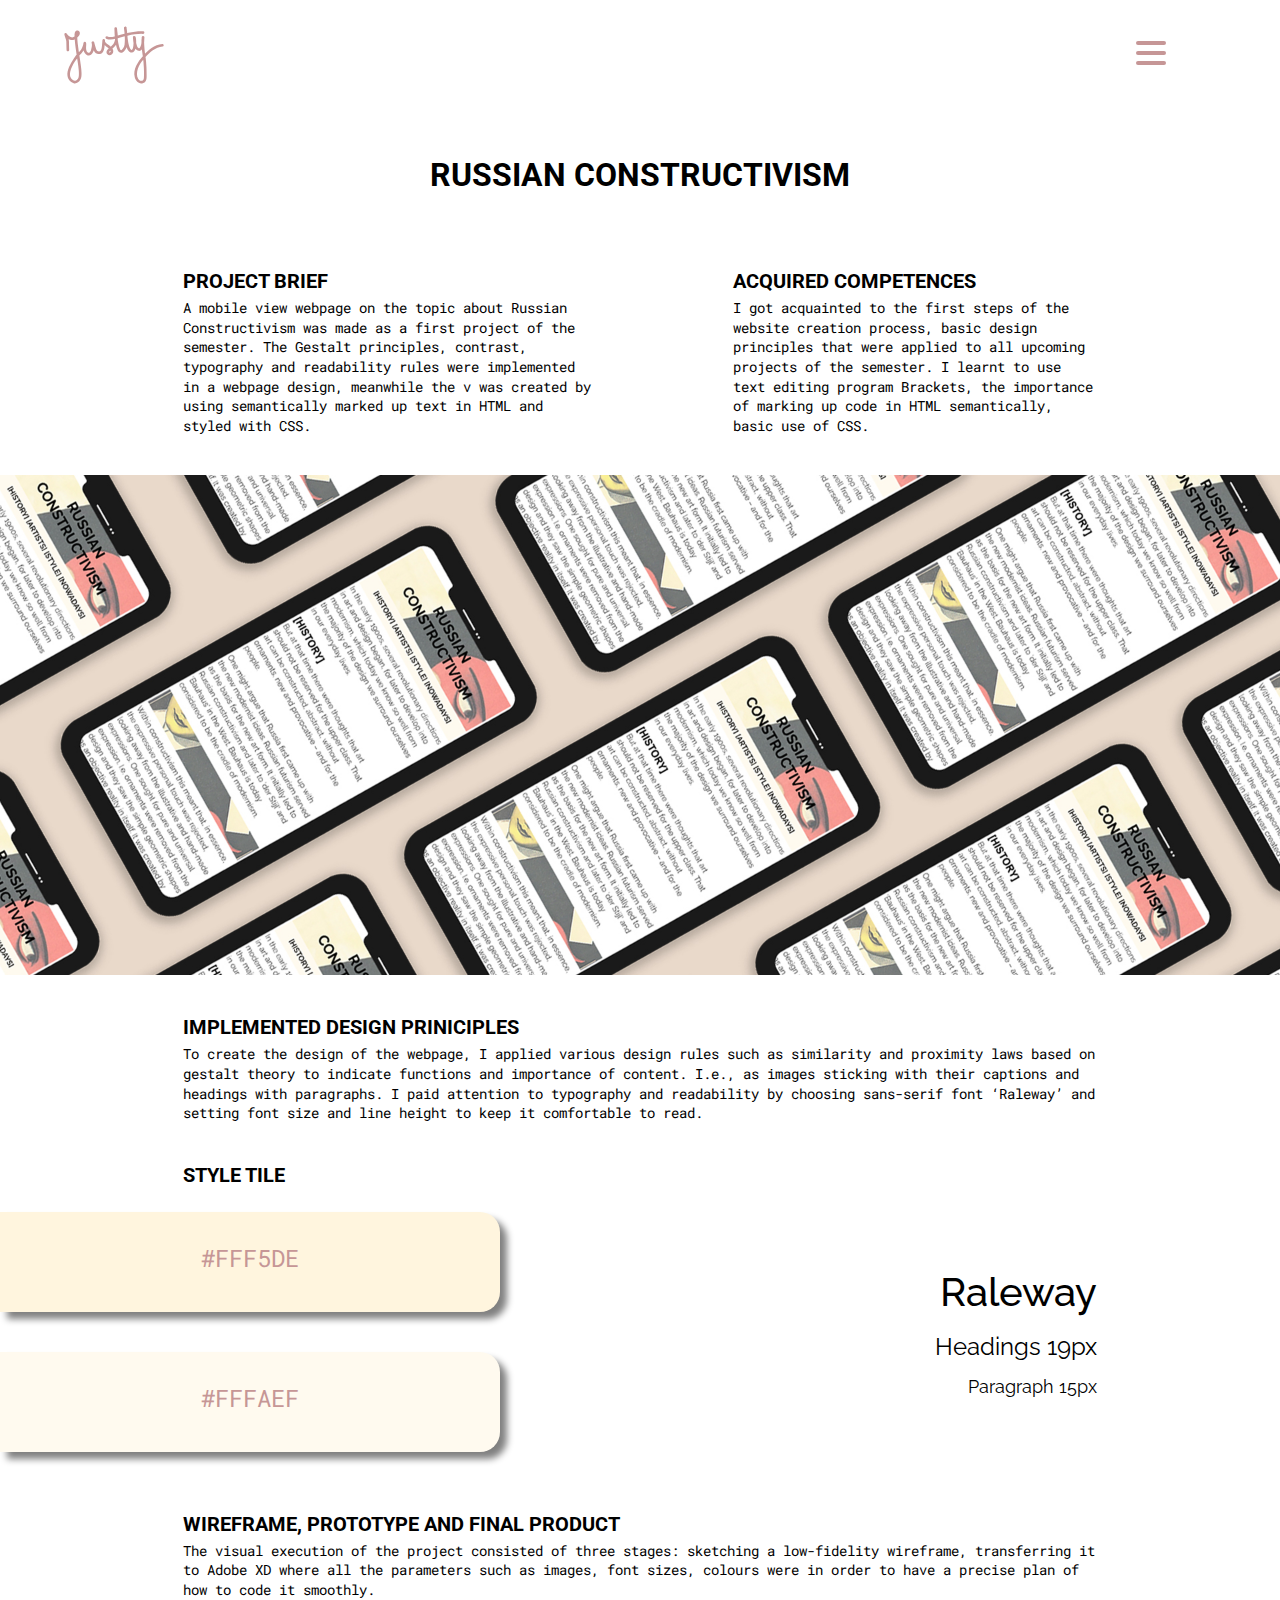
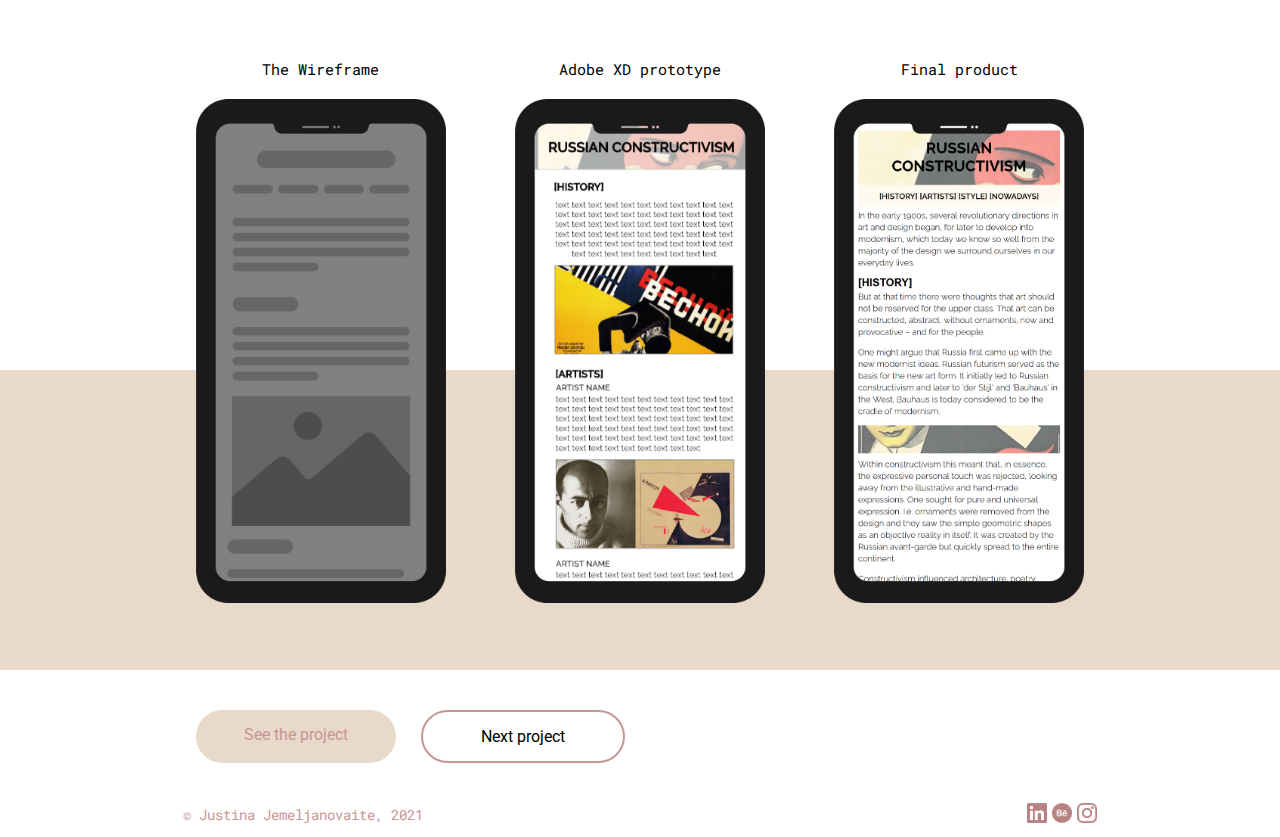
<file: contructivism.html>
<!DOCTYPE html>
<html lang="en">

<head>
    <meta charset="utf-8">
    <meta name="viewport" content="width=device-width, initial-scale=1.0">
    <title>Russian constructivism</title>
    <link rel="shortcut icon" type="image/png" href="img/favicon.png">
    <link rel="stylesheet" href="css/style.css">
    <link rel="stylesheet" href="css/rc.css">
    <link rel="stylesheet" href="css/menu.css">
    <link rel="preconnect" href="https://fonts.gstatic.com">
    <link href="https://fonts.googleapis.com/css2?family=Roboto+Mono:wght@300;400;500&display=swap" rel="stylesheet">
    <link href="https://fonts.googleapis.com/css2?family=Roboto&display=swap" rel="stylesheet">
    <link href="https://fonts.googleapis.com/css2?family=Raleway:wght@400;500&display=swap" rel="stylesheet">
</head>

<body>
    <header>
        <a href="index.html"><img src="img/logo.svg" class="logo" alt="Logo, home button."></a>
        <div class="hamburger">
            <div class="middle-line"></div>
        </div>
        <nav id="nav" class="hidden">

            <div class="navigation">
                <div class="col-1">
                    <ul>
                        <li><a href="index.html">Home</a></li>
                    </ul>
                    <ul>
                        <li><a href="about.html">About</a></li>
                    </ul>
                </div>
                <div class="col-2">
                    <div id="click-area-web">
                        <ul>
                            <li><a href="web.html" id="web">Basic web</a></li>
                        </ul>
                        <ul>
                            <li><a href="contructivism.html" id="web-1" class="modules-hidden  modules">Russian constructivism</a></li>
                        </ul>
                        <ul>
                            <li><a href="microcomputer.html" id="web-2" class="modules-hidden  modules">The microcomputer</a></li>
                        </ul>
                        <ul>
                            <li><a href="coffee.html" id="web-3" class="modules-hidden  modules">Interest-based website</a></li>
                        </ul>
                    </div>
                    <ul>
                        <li><a href="ux.html">Basic UX</a></li>
                    </ul>
                    <ul>
                        <li><a href="animation.html">Basic animation</a></li>
                    </ul>
                    <div id="click-area-content">
                        <ul>
                            <li><a href="content.html" id="content">Basic content</a></li>
                        </ul>
                        <ul>
                            <li><a href="story.html" id="content-1" class="modules-hidden  modules">Story without words</a></li>
                        </ul>
                        <ul>
                            <li><a href="cherrypop.html" id="content-2" class="modules-hidden modules">Working with a client</a></li>
                        </ul>
                    </div>
                </div>
            </div>
        </nav>
    </header>
    <main>
        <h1 class="middle-grid">Russian constructivism</h1>
        <div class="two_columns middle-grid">
            <article class="left">
                <h2>Project brief</h2>
                <p>A mobile view webpage on the topic about Russian Constructivism was made as a first project of the semester. The Gestalt principles, contrast, typography and readability rules were implemented in a webpage design, meanwhile the v was created by using semantically marked up text in HTML and styled with CSS. </p>
            </article>
            <article class="right">
                <h2>Acquired competences</h2>
                <p>I got acquainted to the first steps of the website creation process, basic design principles that were applied to all upcoming projects of the semester. I learnt to use text editing program Brackets, the importance of marking up code in HTML semantically, basic use of CSS. </p>
            </article>
        </div>
        <div class="cover-image-container margin-bottom full-length">
            <img src="img/RC_finalresult_front.jpg" class="cover-image" alt="Mobile mockups.">
        </div>
        <article>
            <h2>Implemented design priniciples</h2>
            <p>To create the design of the webpage, I applied various design rules such as similarity and proximity laws based on gestalt theory to indicate functions and importance of content. I.e., as images sticking with their captions and headings with paragraphs. I paid attention to typography and readability by choosing sans-serif font ‘Raleway’ and setting font size and line height to keep it comfortable to read. </p>
        </article>
        <h2>Style tile</h2>
        <div class="styletile margin-bottom">
            <div>
                <div class="rc-colour_1">
                    <p>#FFF5DE</p>
                </div>
                <div class="rc-colour_2">
                    <p>#FFFAEF</p>
                </div>
            </div>
            <div>
                <p class="font">Raleway</p>
                <p class="heading">Headings 19px</p>
                <p class="paragraph">Paragraph 15px</p>
            </div>
        </div>
        <article>
            <h2>Wireframe, prototype and final product</h2>
            <p>The visual execution of the project consisted of three stages: sketching a low-fidelity wireframe, transferring it to Adobe XD where all the parameters such as images, font sizes, colours were in order to have a precise plan of how to code it smoothly.</p>
        </article>
        <div class="mockups-container middle-grid margin-bottom">
            <figure>
                <figcaption>The Wireframe</figcaption>
                <img src="img/RC_wireframe.png" class="mockups" alt="Website's wireframe illustration.">
            </figure>
            <figure>
                <figcaption>Adobe XD prototype</figcaption>
                <img src="img/RC_Xd.png" class="mockups" alt="Website's Adobe XD prototype.">
            </figure>
            <figure>
                <figcaption>Final product</figcaption>
                <img src="img/RC_product.png" class="mockups" alt="Final result screenshot.">
            </figure>
        </div>
        <div class="bg-1"></div>
        <div class="buttons middle-grid">
            <a href="http://justtyx.com/russian-constructivism/" class="button middle-grid" target="_blank">See the project</a>
            <a href="microcomputer.html" class="next-project middle-grid">Next project</a>
        </div>
    </main>
    <footer>
        <p>&copy; Justina Jemeljanovaite, 2021</p>
        <div class="icons">
           <a href="https://www.linkedin.com/in/jemeljanovaite/" target="_blank"><img src="img/LI.png" alt="LinkedIn"></a>
            <a href="https://www.behance.net/justtyx" target="_blank"><img src="img/BE.png" alt="Behance"></a>
            <a href="https://www.instagram.com/justtyx/" target="_blank"><img src="img/IG.png" alt="Instagram"></a>
        </div>
    </footer>
    <script src="js/script.js"></script>
</body>

</html>
</file>
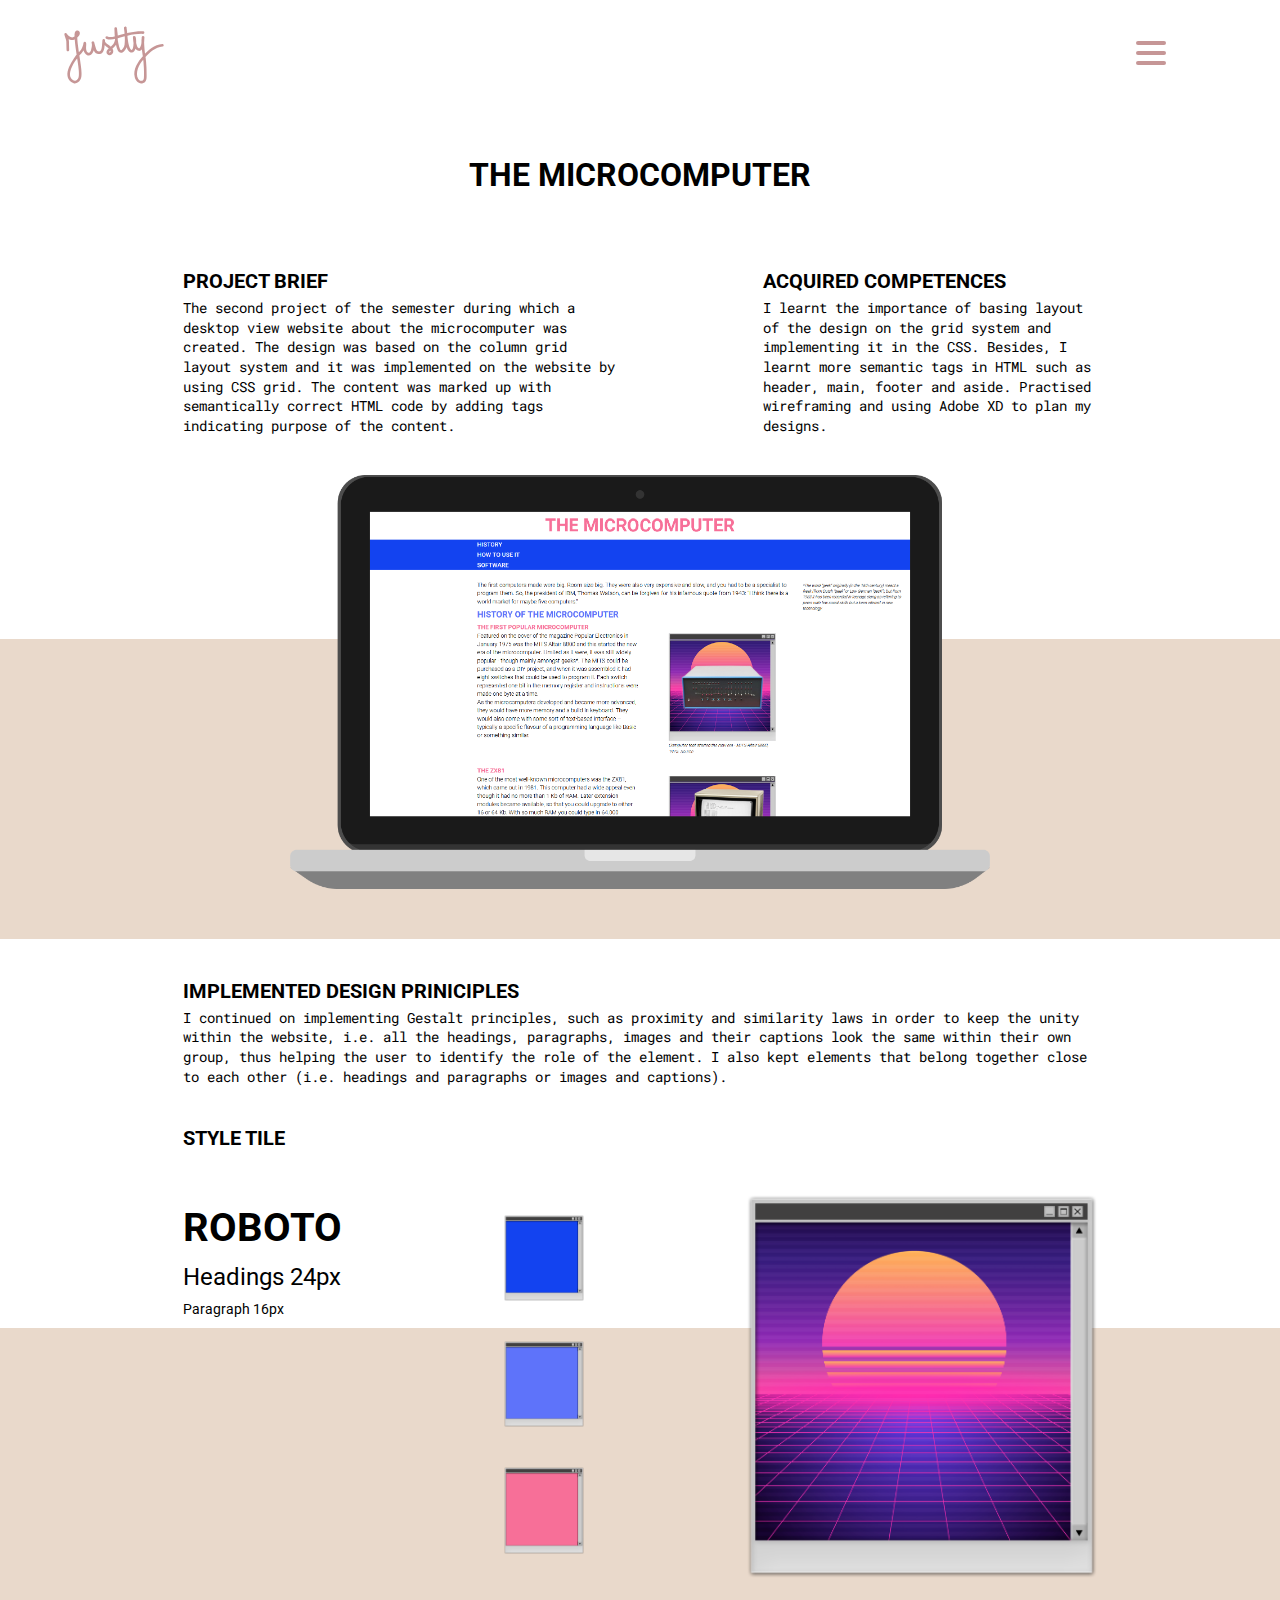
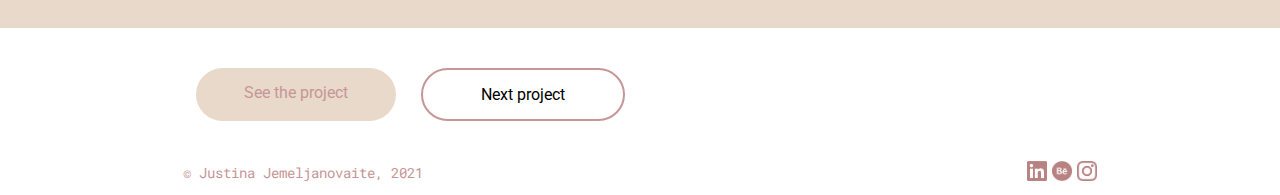
<file: microcomputer.html>
<!DOCTYPE html>
<html lang="en">

<head>
    <meta charset="utf-8">
    <meta name="viewport" content="width=device-width, initial-scale=1.0">
    <title>The microcomputer</title>
    <link rel="shortcut icon" type="image/png" href="img/favicon.png">
    <link rel="stylesheet" href="css/style.css">
    <link rel="stylesheet" href="css/mc.css">
    <link rel="stylesheet" href="css/menu.css">
    <link rel="preconnect" href="https://fonts.gstatic.com">
    <link href="https://fonts.googleapis.com/css2?family=Roboto+Mono:wght@300;400;500&display=swap" rel="stylesheet">
    <link href="https://fonts.googleapis.com/css2?family=Roboto&display=swap" rel="stylesheet">
</head>

<body>
    <header>
        <a href="index.html"><img src="img/logo.svg" class="logo" alt="Logo, home button."></a>
        <div class="hamburger">
            <div class="middle-line"></div>
        </div>
        <nav id="nav" class="hidden">

            <div class="navigation">
                <div class="col-1">
                    <ul>
                        <li><a href="index.html">Home</a></li>
                    </ul>
                    <ul>
                        <li><a href="about.html">About</a></li>
                    </ul>
                </div>
                <div class="col-2">
                    <div id="click-area-web">
                        <ul>
                            <li><a href="web.html" id="web">Basic web</a></li>
                        </ul>
                        <ul>
                            <li><a href="contructivism.html" id="web-1" class="modules-hidden  modules">Russian constructivism</a></li>
                        </ul>
                        <ul>
                            <li><a href="microcomputer.html" id="web-2" class="modules-hidden  modules">The microcomputer</a></li>
                        </ul>
                        <ul>
                            <li><a href="coffee.html" id="web-3" class="modules-hidden  modules">Interest-based website</a></li>
                        </ul>
                    </div>
                    <ul>
                        <li><a href="ux.html">Basic UX</a></li>
                    </ul>
                    <ul>
                        <li><a href="animation.html">Basic animation</a></li>
                    </ul>
                    <div id="click-area-content">
                        <ul>
                            <li><a href="content.html" id="content">Basic content</a></li>
                        </ul>
                        <ul>
                            <li><a href="story.html" id="content-1" class="modules-hidden  modules">Story without words</a></li>
                        </ul>
                        <ul>
                            <li><a href="cherrypop.html" id="content-2" class="modules-hidden modules">Working with a client</a></li>
                        </ul>
                    </div>
                </div>
            </div>
        </nav>
    </header>
    <main>
        <h1 class="middle-grid">The microcomputer</h1>
        <div class="two_columns middle-grid">
            <article class="left">
                <h2>Project brief</h2>
                <p>The second project of the semester during which a desktop view website about the microcomputer was created. The design was based on the column grid layout system and it was implemented on the website by using CSS grid. The content was marked up with semantically correct HTML code by adding tags indicating purpose of the content.</p>
            </article>
            <article class="right">
                <h2>Acquired competences</h2>
                <p>I learnt the importance of basing layout of the design on the grid system and implementing it in the CSS. Besides, I learnt more semantic tags in HTML such as header, main, footer and aside. Practised wireframing and using Adobe XD to plan my designs.</p>
            </article>
        </div>
        <img src="img/MC.png" class="laptop-image middle-grid" alt="Screenshot from a website in a laptop mockup.">
        <div class="bg-1"></div>
        <article>
            <h2>Implemented design priniciples</h2>
            <p>I continued on implementing Gestalt principles, such as proximity and similarity laws in order to keep the unity within the website, i.e. all the headings, paragraphs, images and their captions look the same within their own group, thus helping the user to identify the role of the element. I also kept elements that belong together close to each other (i.e. headings and paragraphs or images and captions).</p>
        </article>
        <h2 class="middle-grid">Style tile</h2>
        <div class="middle-grid styletile">
            <div class="roboto">
                <p class="font">Roboto</p>
                <p class="heading">Headings 24px</p>
                <p id="the-size" class="paragraph">Paragraph 16px</p>
            </div>
            <div class="colours">
                <img src="img/MC_colours_blue.png" alt="Website's colour 1.">
                <img src="img/MC_colours_light_blue.png" alt="Website's colour 2.">
                <img src="img/MC_colours_pink.png" alt="Website's colour 3.">
            </div>
            <img src="img/lentele.png" class="frame" alt="Website's image frame.">
        </div>
        <div class="bg-2"></div>
        <div class="buttons middle-grid">
            <a href="http://justtyx.com/microcomputer/" class="button middle-grid" target="_blank">See the project</a>
            <a href="coffee.html" class="next-project middle-grid">Next project</a>
        </div>
    </main>
    <footer>
        <p>&copy; Justina Jemeljanovaite, 2021</p>
        <div class="icons">
            <a href="https://www.linkedin.com/in/jemeljanovaite/" target="_blank"><img src="img/LI.png" alt="LinkedIn"></a>
            <a href="https://www.behance.net/justtyx" target="_blank"><img src="img/BE.png" alt="Behance"></a>
            <a href="https://www.instagram.com/justtyx/" target="_blank"><img src="img/IG.png" alt="Instagram"></a>
        </div>
    </footer>
    <script src="js/script.js"></script>
</body>

</html>
</file>
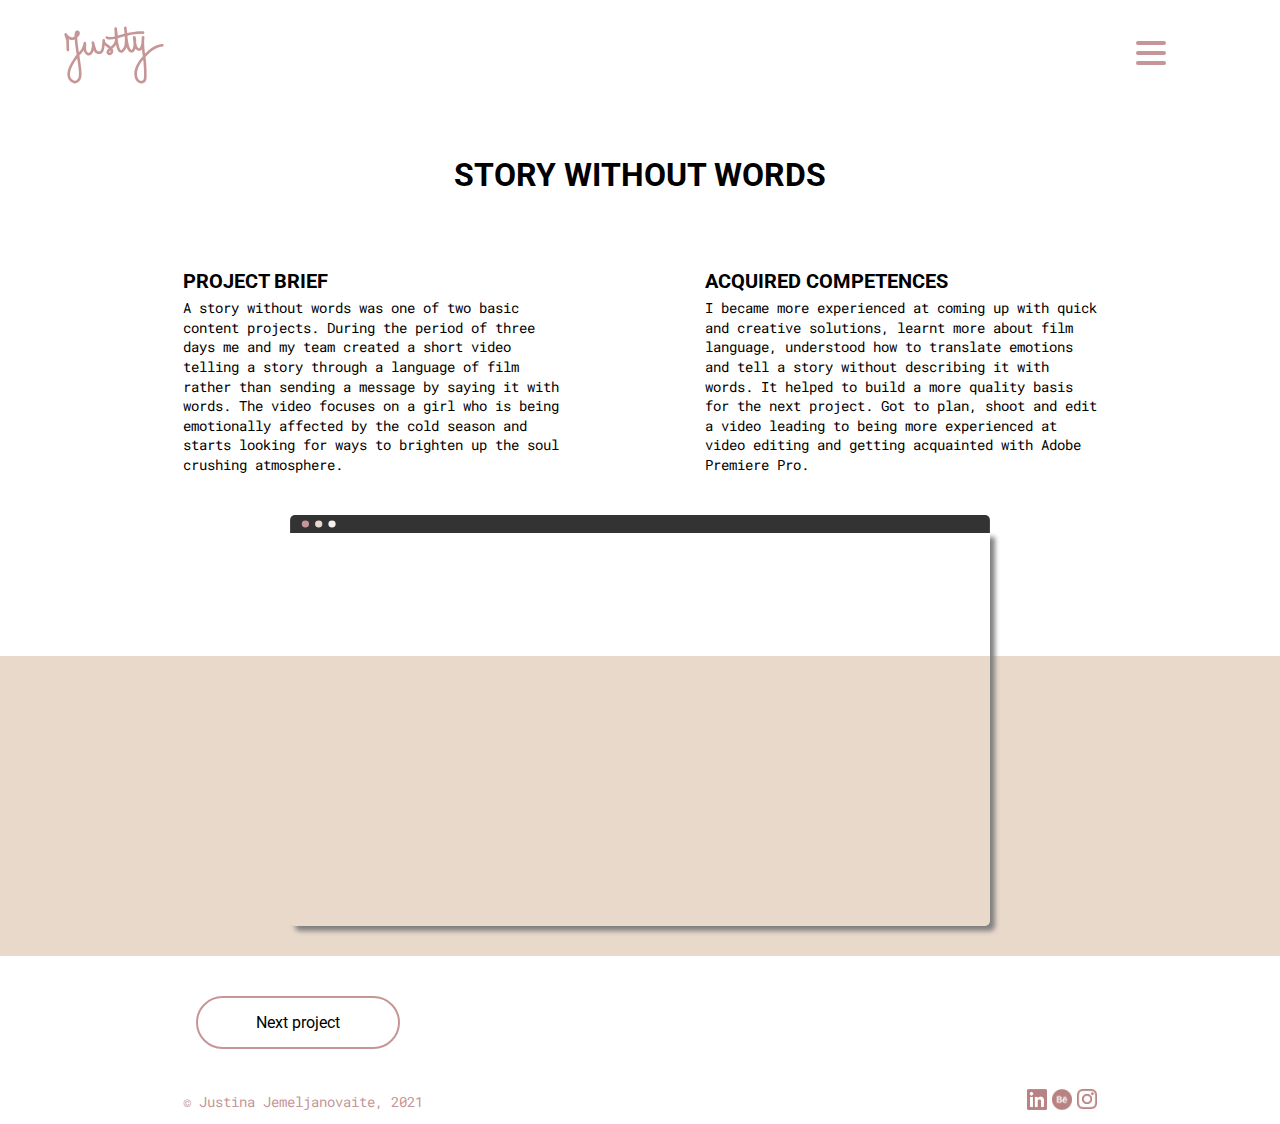
<file: story.html>
<!DOCTYPE html>
<html lang="en">

<head>
    <meta charset="utf-8">
    <meta name="viewport" content="width=device-width, initial-scale=1.0">
    <title>Story without words</title>
    <link rel="shortcut icon" type="image/png" href="img/favicon.png">
    <link rel="stylesheet" href="css/style.css">
    <link rel="stylesheet" href="css/menu.css">
    <link rel="preconnect" href="https://fonts.gstatic.com">
    <link href="https://fonts.googleapis.com/css2?family=Roboto+Mono:wght@300;400;500&display=swap" rel="stylesheet">
    <link href="https://fonts.googleapis.com/css2?family=Roboto&display=swap" rel="stylesheet">
</head>

<body>
    <header>
        <a href="index.html"><img src="img/logo.svg" class="logo" alt="Logo, home button."></a>
        <div class="hamburger">
            <div class="middle-line"></div>
        </div>
        <nav id="nav" class="hidden">

            <div class="navigation">
                <div class="col-1">
                    <ul>
                        <li><a href="index.html">Home</a></li>
                    </ul>
                    <ul>
                        <li><a href="about.html">About</a></li>
                    </ul>
                </div>
                <div class="col-2">
                    <div id="click-area-web">
                        <ul>
                            <li><a href="web.html" id="web">Basic web</a></li>
                        </ul>
                        <ul>
                            <li><a href="contructivism.html" id="web-1" class="modules-hidden  modules">Russian constructivism</a></li>
                        </ul>
                        <ul>
                            <li><a href="microcomputer.html" id="web-2" class="modules-hidden  modules">The microcomputer</a></li>
                        </ul>
                        <ul>
                            <li><a href="coffee.html" id="web-3" class="modules-hidden  modules">Interest-based website</a></li>
                        </ul>
                    </div>
                    <ul>
                        <li><a href="ux.html">Basic UX</a></li>
                    </ul>
                    <ul>
                        <li><a href="animation.html">Basic animation</a></li>
                    </ul>
                    <div id="click-area-content">
                        <ul>
                            <li><a href="content.html" id="content">Basic content</a></li>
                        </ul>
                        <ul>
                            <li><a href="story.html" id="content-1" class="modules-hidden  modules">Story without words</a></li>
                        </ul>
                        <ul>
                            <li><a href="cherrypop.html" id="content-2" class="modules-hidden modules">Working with a client</a></li>
                        </ul>
                    </div>
                </div>
            </div>
        </nav>
    </header>
    <main>
        <h1 class="middle-grid">Story without words</h1>
        <div class="two_columns middle-grid">
            <article class="left">
                <h2>Project brief</h2>
                <p>A story without words was one of two basic content projects. During the period of three days me and my team created a short video telling a story through a language of film rather than sending a message by saying it with words. The video focuses on a girl who is being emotionally affected by the cold season and starts looking for ways to brighten up the soul crushing atmosphere. </p>
            </article>
            <article class="right">
                <h2>Acquired competences</h2>
                <p>I became more experienced at coming up with quick and creative solutions, learnt more about film language, understood how to translate emotions and tell a story without describing it with words. It helped to build a more quality basis for the next project. Got to plan, shoot and edit a video leading to being more experienced at video editing and getting acquainted with Adobe Premiere Pro. </p>
            </article>
        </div>
        <img src="img/top.svg" class="middle-grid top" alt="Video frame.">
        <iframe src="https://player.vimeo.com/video/483678968?color=C69696&title=0&byline=0&portrait=0" frameborder="0" allow="autoplay; fullscreen" allowfullscreen class="middle-grid story"></iframe>
        <div class="bg-1"></div>
        <a href="cherrypop.html" class="next-project middle-grid">Next project</a>
    </main>
    <footer>
        <p>&copy; Justina Jemeljanovaite, 2021</p>
        <div class="icons">
             <a href="https://www.linkedin.com/in/jemeljanovaite/" target="_blank"><img src="img/LI.png" alt="LinkedIn"></a>
            <a href="https://www.behance.net/justtyx" target="_blank"><img src="img/BE.png" alt="Behance"></a>
            <a href="https://www.instagram.com/justtyx/" target="_blank"><img src="img/IG.png" alt="Instagram"></a>
        </div>
    </footer>
    <script src="js/script.js"></script>
</body></html>
</file>
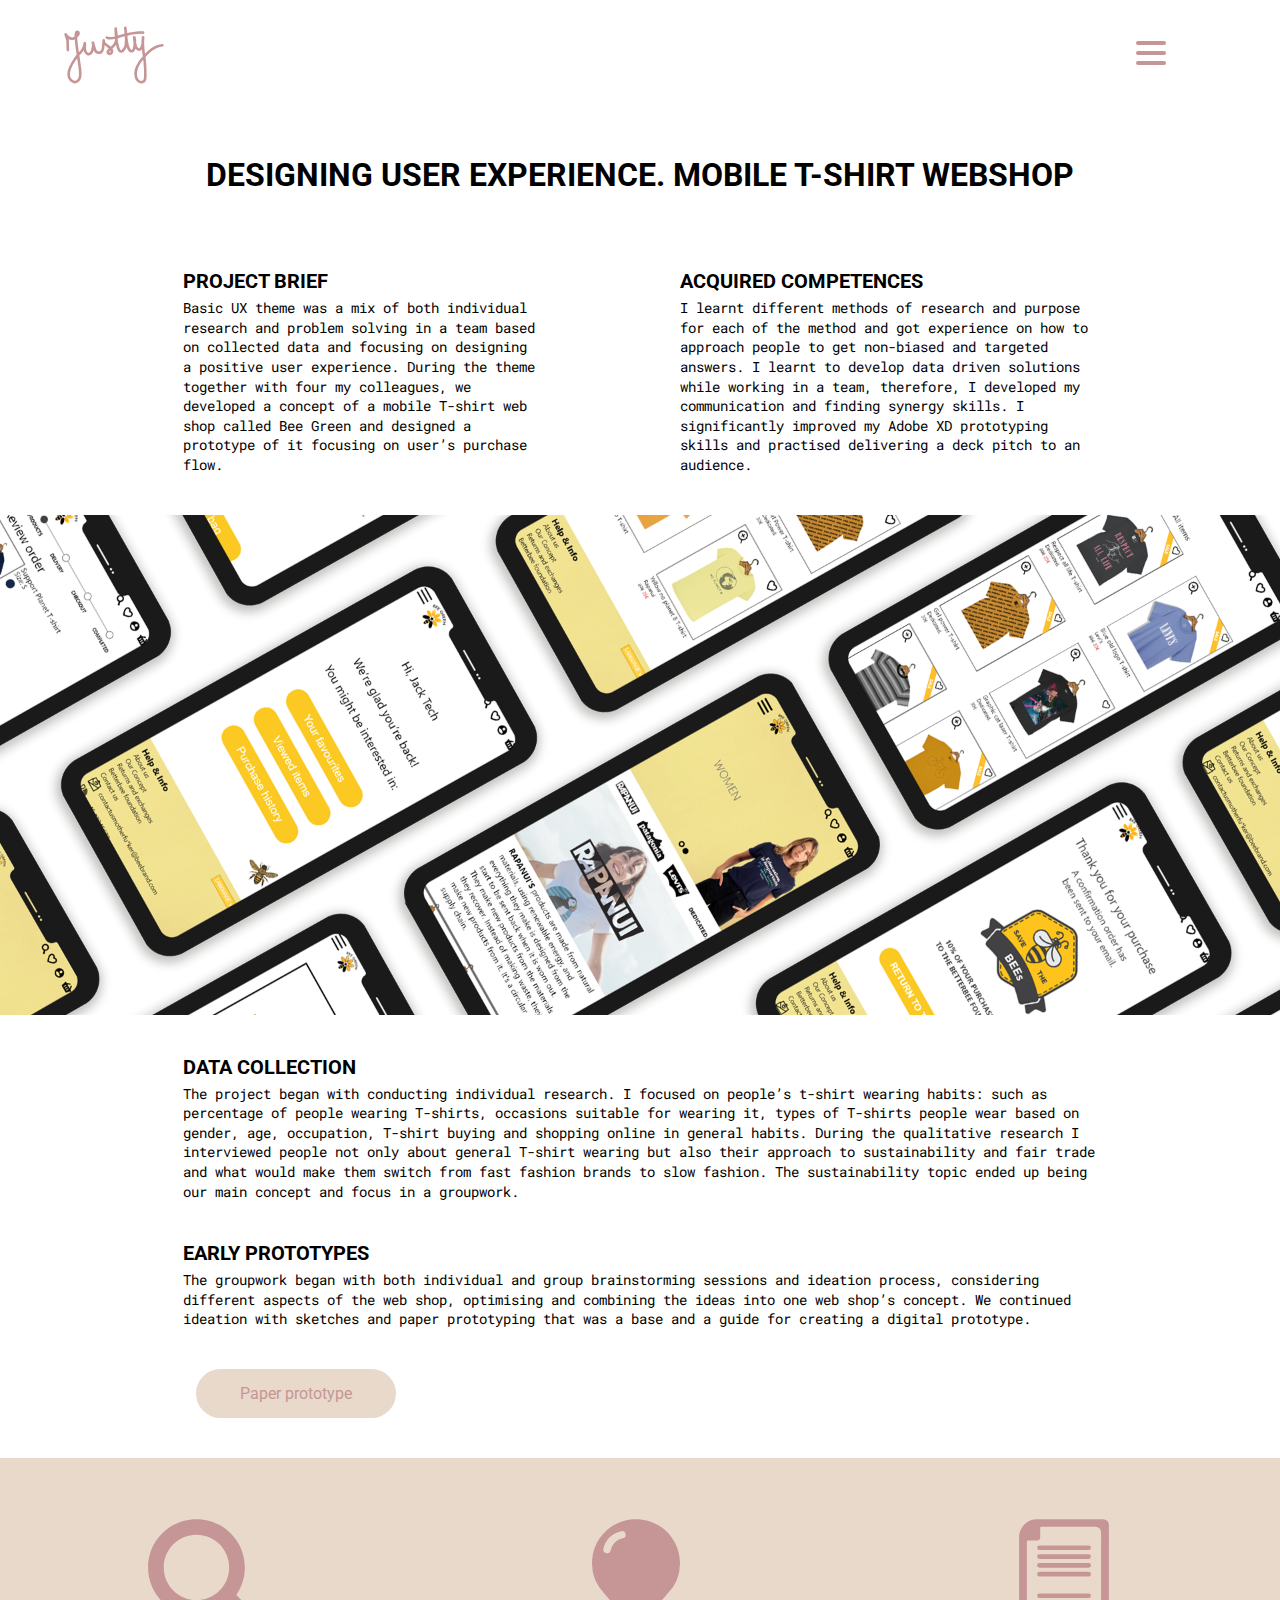
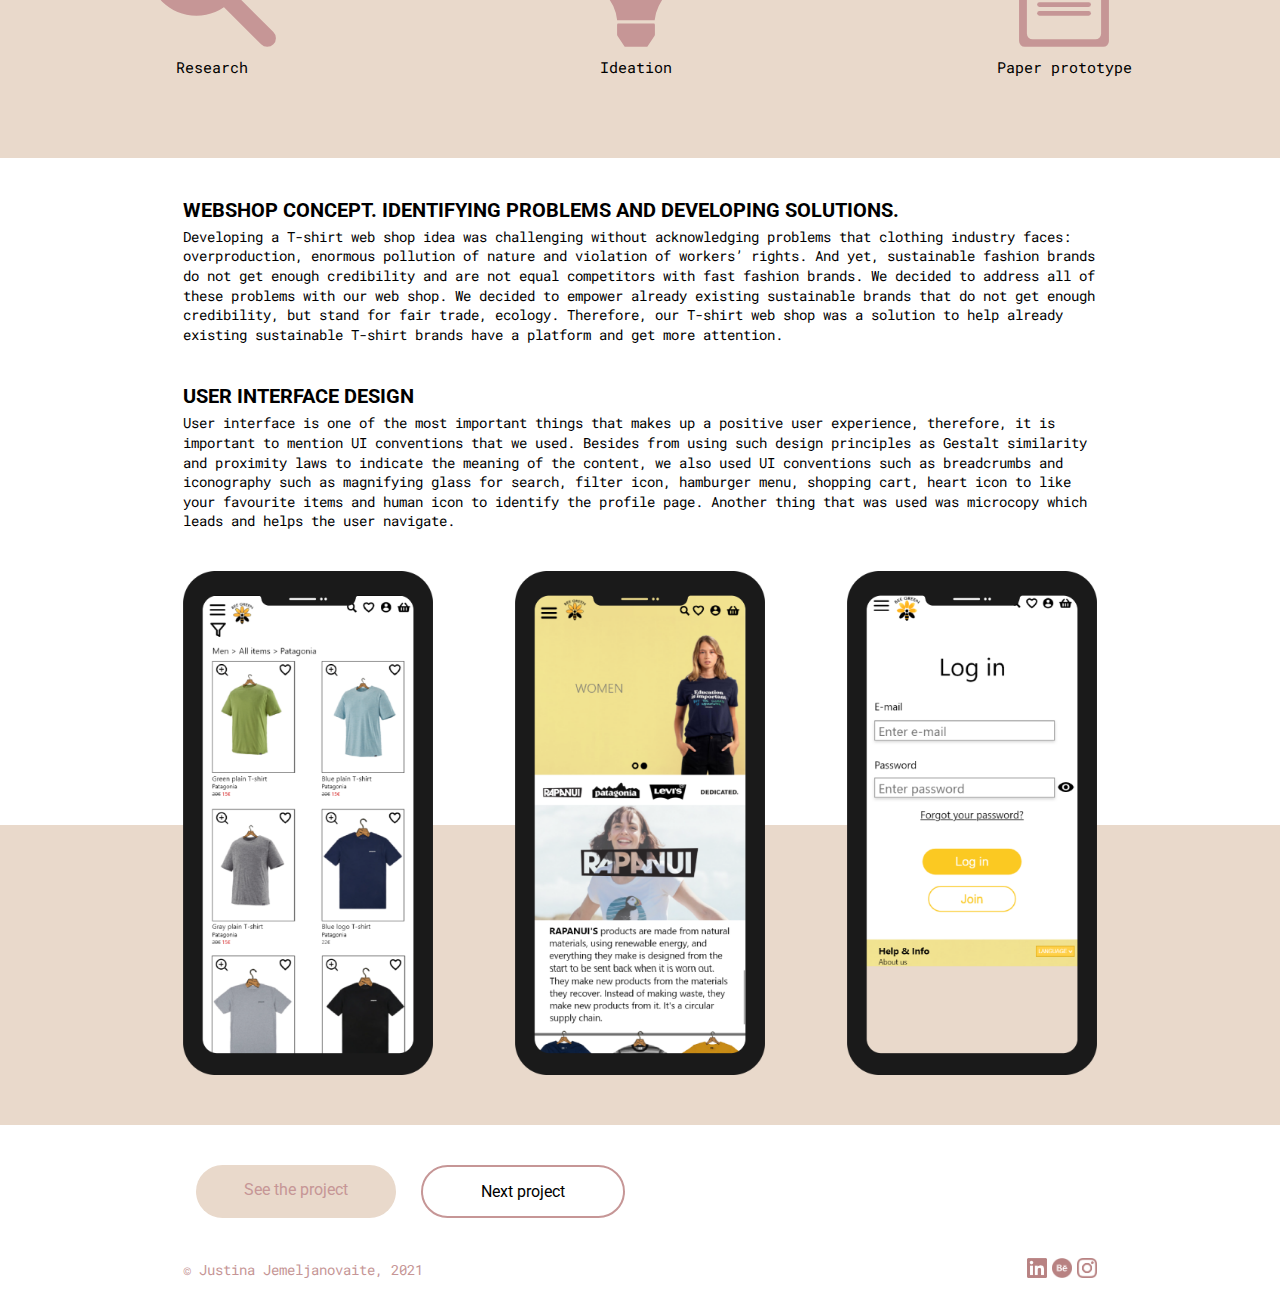
<file: ux.html>
<!DOCTYPE html>
<html lang="en">

<head>
    <meta charset="utf-8">
    <meta name="viewport" content="width=device-width, initial-scale=1.0">
    <title>Basic UX</title>
    <link rel="shortcut icon" type="image/png" href="img/favicon.png">
    <link rel="stylesheet" href="css/style.css">
    <link rel="stylesheet" href="css/rc.css">
    <link rel="stylesheet" href="css/menu.css">
    <link rel="preconnect" href="https://fonts.gstatic.com">
    <link href="https://fonts.googleapis.com/css2?family=Roboto+Mono:wght@300;400;500&display=swap" rel="stylesheet">
    <link href="https://fonts.googleapis.com/css2?family=Roboto&display=swap" rel="stylesheet">
</head>

<body>
    <header>
        <a href="index.html"><img src="img/logo.svg" class="logo" alt="Logo, home button."></a>
        <div class="hamburger">
            <div class="middle-line"></div>
        </div>
        <nav id="nav" class="hidden">

            <div class="navigation">
                <div class="col-1">
                    <ul>
                        <li><a href="index.html">Home</a></li>
                    </ul>
                    <ul>
                        <li><a href="about.html">About</a></li>
                    </ul>
                </div>
                <div class="col-2">
                    <div id="click-area-web">
                        <ul>
                            <li><a href="web.html" id="web">Basic web</a></li>
                        </ul>
                        <ul>
                            <li><a href="contructivism.html" id="web-1" class="modules-hidden  modules">Russian constructivism</a></li>
                        </ul>
                        <ul>
                            <li><a href="microcomputer.html" id="web-2" class="modules-hidden  modules">The microcomputer</a></li>
                        </ul>
                        <ul>
                            <li><a href="coffee.html" id="web-3" class="modules-hidden  modules">Interest-based website</a></li>
                        </ul>
                    </div>
                    <ul>
                        <li><a href="ux.html">Basic UX</a></li>
                    </ul>
                    <ul>
                        <li><a href="animation.html">Basic animation</a></li>
                    </ul>
                    <div id="click-area-content">
                        <ul>
                            <li><a href="content.html" id="content">Basic content</a></li>
                        </ul>
                        <ul>
                            <li><a href="story.html" id="content-1" class="modules-hidden  modules">Story without words</a></li>
                        </ul>
                        <ul>
                            <li><a href="cherrypop.html" id="content-2" class="modules-hidden modules">Working with a client</a></li>
                        </ul>
                    </div>
                </div>
            </div>
        </nav>
    </header>
    <main>
        <h1 class="middle-grid">Designing user experience. Mobile t-shirt webshop</h1>
        <div class="two_columns middle-grid">
            <article class="left">
                <h2>Project brief</h2>
                <p>Basic UX theme was a mix of both individual research and problem solving in a team based on collected data and focusing on designing a positive user experience. During the theme together with four my colleagues, we developed a concept of a mobile T-shirt web shop called Bee Green and designed a prototype of it focusing on user’s purchase flow. </p>
            </article>
            <article class="right">
                <h2>Acquired competences</h2>
                <p>I learnt different methods of research and purpose for each of the method and got experience on how to approach people to get non-biased and targeted answers. I learnt to develop data driven solutions while working in a team, therefore, I developed my communication and finding synergy skills. I significantly improved my Adobe XD prototyping skills and practised delivering a deck pitch to an audience.</p>
            </article>
        </div>
        <div class="cover-image-container margin-bottom full-length">
            <img src="img/UX_finalresult_front.png" class="cover-image" alt="Web shop's mockup.">
        </div>
        <article>
            <h2>Data collection</h2>
            <p>The project began with conducting individual research. I focused on people’s t-shirt wearing habits: such as percentage of people wearing T-shirts, occasions suitable for wearing it, types of T-shirts people wear based on gender, age, occupation, T-shirt buying and shopping online in general habits. During the qualitative research I interviewed people not only about general T-shirt wearing but also their approach to sustainability and fair trade and what would make them switch from fast fashion brands to slow fashion. The sustainability topic ended up being our main concept and focus in a groupwork.</p>
        </article>
        <article>
            <h2>Early prototypes</h2>
            <p>The groupwork began with both individual and group brainstorming sessions and ideation process, considering different aspects of the web shop, optimising and combining the ideas into one web shop’s concept. We continued ideation with sketches and paper prototyping that was a base and a guide for creating a digital prototype.</p>
        </article>
        <a href="https://youtu.be/7BNOpdvPQTQ" class="button middle-grid" target="_blank">Paper prototype</a>
        <div class="line-BG margin-bottom full-length">
            <figure class="line">
                <img src="img/glass.svg" class="line-icon" alt="Magnifying glass icon.">
                <figcaption>Research</figcaption>
            </figure>
            <figure class="line">
                <img src="img/lamp.svg" class="line-icon" alt="Light bulb icon.">
                <figcaption>Ideation</figcaption>
            </figure>
            <figure class="line">
                <img src="img/paper.svg" class="line-icon" alt="Paper sheet icon.">
                <figcaption>Paper prototype</figcaption>
            </figure>
        </div>
        <article>
            <h2>Webshop concept. Identifying problems and developing solutions.</h2>
            <p>Developing a T-shirt web shop idea was challenging without acknowledging problems that clothing industry faces: overproduction, enormous pollution of nature and violation of workers’ rights. And yet, sustainable fashion brands do not get enough credibility and are not equal competitors with fast fashion brands. We decided to address all of these problems with our web shop. We decided to empower already existing sustainable brands that do not get enough credibility, but stand for fair trade, ecology. Therefore, our T-shirt web shop was a solution to help already existing sustainable T-shirt brands have a platform and get more attention. </p>
        </article>
        <article>
            <h2>User interface design</h2>
            <p>User interface is one of the most important things that makes up a positive user experience, therefore, it is important to mention UI conventions that we used. Besides from using such design principles as Gestalt similarity and proximity laws to indicate the meaning of the content, we also used UI conventions such as breadcrumbs and iconography such as magnifying glass for search, filter icon, hamburger menu, shopping cart, heart icon to like your favourite items and human icon to identify the profile page. Another thing that was used was microcopy which leads and helps the user navigate. </p>
        </article>
        <div class="mockups-container middle-grid margin-bottom">
                <img src="img/ux_mockup-1.png" class="mockups" alt="Screenshot from the web shop prototype showing the catalogue.">
                <img src="img/ux_mockup-2.png" class="mockups" alt="Screenshot from the web shop prototype showing the landing page.">
                <img src="img/ux_mockup-3.png" class="mockups" alt="Screenshot from the web shop prototype showing the logging in page.">
        </div>
        <div class="bg-1"></div>
        <div class="buttons middle-grid">
        <a href="https://xd.adobe.com/view/47ab2359-e4e4-40b1-9e2c-a596fe8a9609-12f8/" class="button middle-grid" target="_blank">See the project</a>
        <a href="animation.html" class="next-project middle-grid">Next project</a></div>
    </main>
    <footer>
        <p>&copy; Justina Jemeljanovaite, 2021</p>
        <div class="icons">
             <a href="https://www.linkedin.com/in/jemeljanovaite/" target="_blank"><img src="img/LI.png" alt="LinkedIn"></a>
            <a href="https://www.behance.net/justtyx" target="_blank"><img src="img/BE.png" alt="Behance"></a>
            <a href="https://www.instagram.com/justtyx/" target="_blank"><img src="img/IG.png" alt="Instagram"></a>
        </div>
    </footer>
    <script src="js/script.js"></script>
</body>

</html>
</file>
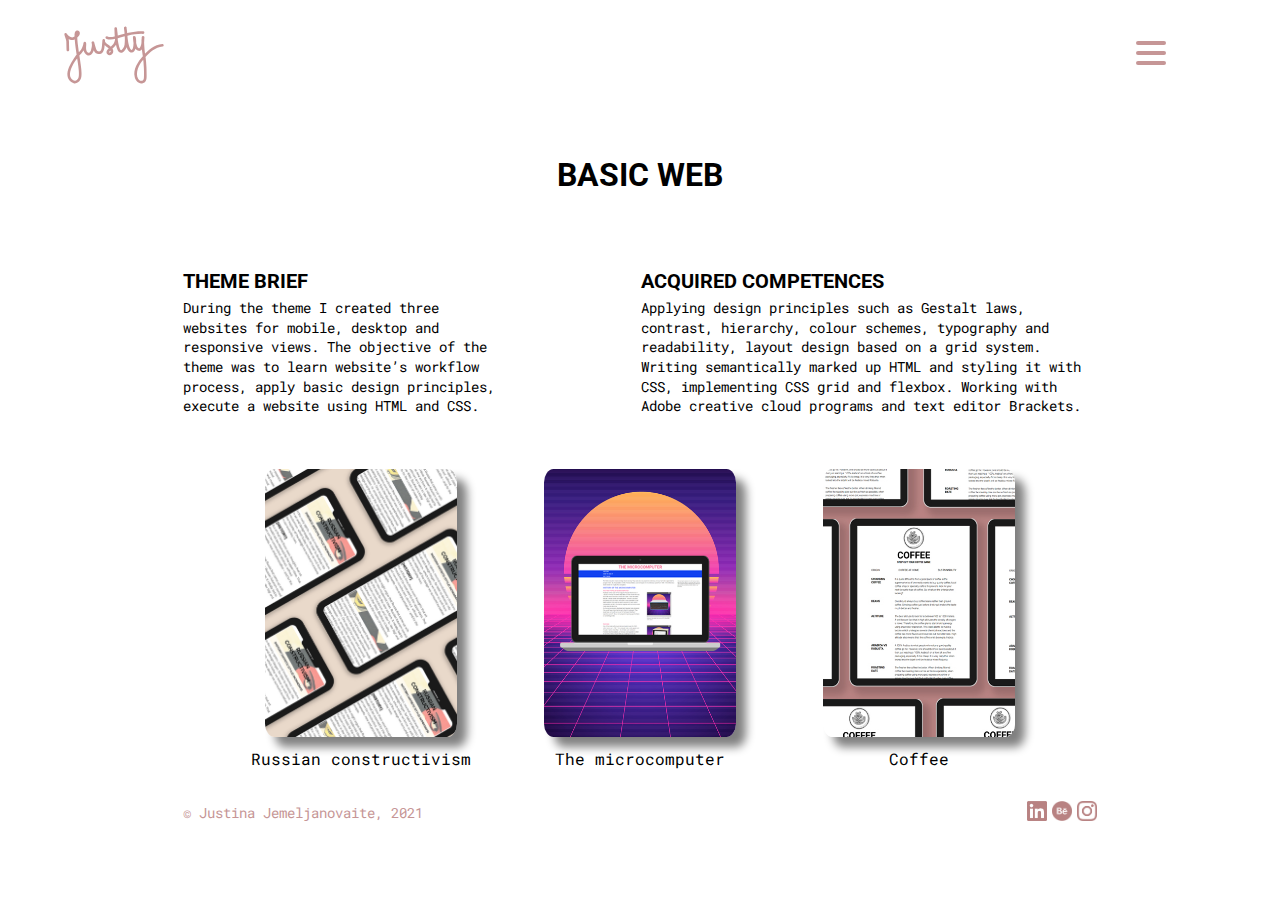
<file: web.html>
<!DOCTYPE html>
<html lang="en">

<head>
    <meta charset="utf-8">
    <meta name="viewport" content="width=device-width, initial-scale=1.0">
    <title>Basic web</title>
    <link rel="shortcut icon" type="image/png" href="img/favicon.png">
    <link rel="stylesheet" href="css/style.css">
    <link rel="stylesheet" href="css/menu.css">
    <link rel="preconnect" href="https://fonts.gstatic.com">
    <link href="https://fonts.googleapis.com/css2?family=Roboto+Mono:wght@300;400;500&display=swap" rel="stylesheet">
    <link href="https://fonts.googleapis.com/css2?family=Roboto&display=swap" rel="stylesheet">
</head>

<body>
        <header>
        <a href="index.html"><img src="img/logo.svg" class="logo" alt="Logo, home button."></a>
        <div class="hamburger">
    <div class="middle-line"></div>
  </div>
        <nav id="nav" class="hidden">

            <div class="navigation">
                <div class="col-1">
                    <ul>
                        <li><a href="index.html">Home</a></li>
                    </ul>
                    <ul>
                        <li><a href="about.html">About</a></li>
                    </ul>
                </div>
                <div class="col-2">
                    <div id="click-area-web">
                        <ul>
                            <li><a href="web.html" id="web">Basic web</a></li>
                        </ul>
                        <ul>
                            <li><a href="contructivism.html" id="web-1" class="modules-hidden  modules">Russian constructivism</a></li>
                        </ul>
                        <ul>
                            <li><a href="microcomputer.html" id="web-2" class="modules-hidden  modules">The microcomputer</a></li>
                        </ul>
                        <ul>
                            <li><a href="coffee.html" id="web-3" class="modules-hidden  modules">Interest-based website</a></li>
                        </ul>
                    </div>
                    <ul>
                        <li><a href="ux.html">Basic UX</a></li>
                    </ul>
                    <ul>
                        <li><a href="animation.html">Basic animation</a></li>
                    </ul>
                    <div id="click-area-content">
                        <ul>
                            <li><a href="content.html" id="content">Basic content</a></li>
                        </ul>
                        <ul>
                            <li><a href="story.html" id="content-1" class="modules-hidden  modules">Story without words</a></li>
                        </ul>
                        <ul>
                            <li><a href="cherrypop.html" id="content-2" class="modules-hidden modules">Working with a client</a></li>
                        </ul>
                    </div>
                </div>
            </div>
        </nav>
    </header>
    <main>
        <h1 class="middle-grid">Basic web</h1>
        <div class="two_columns middle-grid">
            <article class="left">
                <h2>Theme brief</h2>
                <p>During the theme I created three websites for mobile, desktop and responsive views. The objective of the theme was to learn website’s workflow process, apply basic design principles, execute a website using HTML and CSS.</p>
            </article>
            <article class="right">
                <h2>Acquired competences</h2>
                <p>Applying design principles such as Gestalt laws, contrast, hierarchy, colour schemes, typography and readability, layout design based on a grid system. Writing semantically marked up HTML and styling it with CSS, implementing CSS grid and flexbox. Working with Adobe creative cloud programs and text editor Brackets.</p>
            </article>
        </div>
        <div class="cards middle-grid margin-bottom web">

            <figure>
                <a href="contructivism.html"><img src="img/RC_card.png" class="card-img" alt="Click here to see the Russian constructivism project."></a><figcaption>Russian constructivism</figcaption> 
            </figure>

            <figure>
                <a href="microcomputer.html"><img src="img/microcomputer_card.jpg" class="card-img" alt="Click here to see the microcomputer project."></a><figcaption>The microcomputer</figcaption> 
            </figure>

            <figure>
                <a href="coffee.html"><img src="img/coffee_card.jpg" class="card-img" alt="Click here to see the interest-based project."></a><figcaption>Coffee</figcaption> 
            </figure>
        </div>
        
    </main>
    <footer>
        <p>&copy; Justina Jemeljanovaite, 2021</p>
        <div class="icons">
            <a href="https://www.linkedin.com/in/jemeljanovaite/" target="_blank"><img src="img/LI.png" alt="LinkedIn"></a>
            <a href="https://www.behance.net/justtyx" target="_blank"><img src="img/BE.png" alt="Behance"></a>
            <a href="https://www.instagram.com/justtyx/" target="_blank"><img src="img/IG.png" alt="Instagram"></a>
        </div>
    </footer>
    <script src="js/script.js"></script>
</body>

</html>
</file>
<file: css/home.css>
@media (min-width: 1024px) {
    body {
        display: grid;
        grid-template-columns: repeat(2, 1fr) 3fr repeat(2, 1fr);
    }

    header {
        grid-column: 1/6;
        margin: 2vw 5vw 0;
    }

    main {
        grid-column: 3/4;
    }

    h1 {
        font-size: 40px;
    }

    h2 {
        font-size: 35px;
        margin-bottom: 30px;
        padding-top: 20px;
    }

    p {
        font-size: 24px;
        margin: 50px 0 20px;
    }

    .read_more {
        font-size: 14px;
        margin-top: 0;
    }


    .read_more:hover {
        color: #C69696;
    }

    .introduction {
        margin: 80px 0 50px;
    }

    .logo {
        width: 6vw;
        height: auto;
    }

    .name {
        width: 12vw;
        height: auto;
        padding-top: 17px;
        margin-left: 20px;
    }

    .cards {
        margin: 0 3vw;
        flex-wrap: wrap;
        justify-content: space-around;
    }

    .card-img {
        width: 15w;
        height: 21vw;
    }

    .card-img:hover {
        opacity: 0.9;
        box-shadow: 7px 7px 7px grey;
    }

    footer {
        align-items: center;
        grid-column: 2/5;
    }

    .icons img:hover {
        opacity: 0.75;
    }

}

@media (min-width: 720px) and (max-width: 1024px) {
    header {
        margin: 4vw 7vw;
    }

    .logo {
        width: 10vw;
        height: auto;
    }

    .middle {
        margin: 5vw 10vw;
        font-size: 18px;
    }

    .introduction {
        flex-direction: column;
        margin: 7vw 0;
    }

    #theme {
        margin: 0;
        margin-bottom: 2vw;
    }

    .read_more {
        font-size: 14px;
    }

    .scroll {
        margin: 10vw 0 5vw;
    }
    
    .cards {
        margin: 0 20vw;
        flex-wrap: wrap;
        justify-content: space-around;
    }

    .card-img {
        width: 20vw;
        height: 27vw;
        margin: 2vw;
    }

    .name {
        width: 30vw;
        height: auto;
        margin: auto;
    }

    footer {
        flex-direction: column;
        align-items: flex-start;
        margin: 0 20px;
    }
}

@media (min-width: 320px) and (max-width: 720px) {
    header {
        margin: 4vw 7vw;
    }

    .logo {
        width: 20vw;
        height: auto;
    }

    .middle {
        margin-bottom: 5vw;
    }

    .introduction {
        flex-direction: column;
        margin: 7vw 0;
    }

    #theme {
        margin: 0;
        margin-bottom: 2vw;
    }

    .read_more {
        font-size: 14px;
    }

    .scroll {
        margin: 10vw 0 5vw;
    }

    .name {
        width: 40vw;
        height: auto;
    }
    
     .cards {
        margin: 2vw 12vw;
        flex-wrap: wrap;
         
        justify-content: space-around;
    }

    .card-img {
        width: 30vw;
        height: 41vw;
        margin: 2vw;
    }
    
    figcaption {
        font-size: 14px;
    }

    footer {
        flex-direction: column;
        align-items: flex-start;
        margin: 0 20px;
    }

}

* {
    margin: 0;
    padding: 0;
    color: #C69696;
    font-family: 'Roboto Mono', monospace;
}

header {
    display: flex;
    justify-content: space-between;
}

a {
    text-decoration: none;
}

h1,
h2 {
    font-family: 'Roboto', sans-serif;
    text-transform: uppercase;
    text-align: center;
}

.middle {
    text-align: center;
}

.read_more {
    text-align: center;
    color: #A76D6D;
    text-transform: uppercase;
}

.introduction {
    display: flex;
    justify-content: center;
    align-items: center;
}

.cards {
    display: flex;
}

.card-img {
    border-radius: 5%;
    box-shadow: 10px 10px 10px grey;
}

figure {
    margin: 1vw;
    text-align: center;
}

figcaption {
    color: #000;
    font-size: 18px;
    margin-top: 0.5vw;
}

footer {
    display: flex;
    justify-content: space-between;
    margin-bottom: 10px;
}

footer p {
    font-size: 14px;
    color: #C69696;
    margin: 0;
}

.icons {
    display: flex;
    justify-content: space-between;
    width: 70px;
    height: auto;
}

footer img {
    width: 20px;
    height: auto;
}
</file>
<file: css/menu.css>
@media (min-width: 1024px) {
    ul {
        margin-bottom: 40px;
    }

    nav a {
        font-size: 3em;
    }

    a:hover {
        color: #F6F0EB;
    }

    .modules {
        font-size: 2.2em;
        margin-left: 2vw;
    }
    
    .navigation {
        display: flex;
        justify-content: center;
        align-items: flex-start;
    }

    .col-1,
    .col-2 {
        margin-top: 10vw;
    }

    .col-1 {
        margin-right: 15vw;
    }

    .col-2 {
        margin-left: 15vw;
    }
    
    .hamburger {
        position: relative;
    }
}

@media (min-width: 720px) and (max-width: 1024px) {
    .hamburger {
        position: absolute;
        right: 0;
        top: 0;
        margin-right: -3vw;
    }

    nav a {
        text-align: center;
        font-size: 2.3em;
        display: flex;
        justify-content: center;
        margin: 3vw 0;
    }


    .navigation {
        margin-top: 25vw;
    }
    
     .hamburger {
        position: absolute;
        right: 2vw;
        top: 4vw;
    }

}

@media (min-width: 320px) and (max-width: 720px) {
    .hamburger {
        position: absolute;
        right: 2vw;
        top: 2vw;
    }

    nav a {
        text-align: center;
        font-size: 1.5em;
        display: flex;
        justify-content: center;
        margin: 3vw 0;
    }
    
    .navigation {
        margin-top: 25vw;
    }
    
      .hamburger {
        position: absolute;
        right: 0;
        top: 6vw;
          margin-right: -1vw;
    }

}

/* icon */

.hamburger {
    width: 80px;
    height: 80px;
    cursor: pointer;
    transition: all .5s ease-in-out;
    z-index: 2;
    margin-top: 2vw;
}

.middle-line {
    height: 4px;
    width: 30px;
    background: #C69696;
    border-radius: 5px;
    transition: all .5s ease-in-out;
}

.middle-line::before,
.middle-line::after {
    content: '';
    position: absolute;
    height: 4px;
    width: 30px;
    background: #C69696;
    border-radius: 5px;
    transition: all .5s ease-in-out;
}

.middle-line::before {
    transform: translateY(-10px);
}

.middle-line::after {
    transform: translateY(10px);
}

/* ANIMATION */
.hamburger.open .middle-line {
    transform: translateX(-50px);
    background: transparent;
    box-shadow: none;
}

.hamburger.open .middle-line::before {
    transform: rotate(45deg) translate(35px, -35px);
}

.hamburger.open .middle-line::after {
    transform: rotate(-45deg) translate(35px, 35px);
}

/* menu */

ul {
    list-style-type: none;
}

nav a {
    text-decoration: none;
    color: #C69696;
    font-family: 'Roboto', sans-serif;
    font-weight: 900;
}

#nav {
    position: absolute;
    padding: 0;
    margin: 0;

    top: 0;
    left: 0;

    width: 100%;
    height: 100%;
    background: #E9D9CB;

    z-index: 1;
    position: fixed;
}

.modules-hidden {
    display: none;
}


.hidden {
    display: none;
}

@keyframes slide-in {
    from {
        transform: translateX(80vw);
    }

    to {
        transform: translateX(0);
    }
}

.slide-in {
    animation: slide-in 1s 1 ease-out;
}

.slide-out {
    animation: slide-in 1s 1 ease-in;
    animation-direction: reverse;
}

@keyframes fade-in {
    from {
        opacity: 0;
    }

    to {
        opacity: 1;
    }
}

.fade-in {
    animation: fade-in 0.7s 1 ease-in;
}

.fade-out {
    animation: fade-in 0.7s 1 ease-out;
    animation-direction: reverse;
}

/* hamburger animation */

.hamburger.open #middle-line {
    transform: translateX(-50px);
    background: transparent;
    box-shadow: none;
}

.hamburger.open #top-line {
    transform: rotate(45deg) translate(35px, -35px);
}

.hamburger.open #bottom-line {
    transform: rotate(-45deg) translate(35px, 35px);
}
</file>
<file: css/about.css>
@media (min-width: 1024px) {
    body {
        display: grid;
        grid-template-columns: repeat(2, 1fr) 3fr repeat(2, 1fr);
    }

    header {
        grid-column: 1/6;
        margin: 2vw 5vw 0;
    }
    
    main,
    footer {
        grid-column: 2/5;
    }

    main {
        display: grid;
        grid-template-columns: 1fr 1fr;
        margin-bottom: 40px;
    }
    
    h1 {
       grid-column: 1/3;
        margin-bottom: 40px;
    }

    p {
        margin-bottom: 20px;
    }

    .logo {
        width: 6vw;
        height: auto;
    }

    .image {
        border-radius: 20px;
        width: 500px;
        height: 320px;
        margin-right: 20px;
    }

    footer {
        align-items: center;
        grid-column: 2/5;
    }

    .icons img:hover {
        opacity: 0.75;
    }
}

@media (min-width: 720px) and (max-width: 1024px) {
    header {
        margin: 4vw 7vw;
    }
    
     main {
        margin-top: 7vw;
    }


     .logo {
        width: 10vw;
        height: auto;
    }

    .image {
        border-radius: 5%;
        width: 70vw;
        height: 45vw;
        margin: 5vw auto;
    }

    article {
        display: flex;
        justify-content: space-between;
        margin: 50px 10vw 0;
    }

    article p {
        margin-bottom: 2vw;
        font-size: 14px;
    }
    
    .left {
        padding-right: 10px;
    }

    .right {
        padding-left: 10px;
    }

    footer {
        flex-direction: column;
        align-items: flex-start;
        margin: 0 20px;
    }

    footer img {
        margin: 0;
    }
}

@media (min-width: 320px) and (max-width: 720px) {

    header {
        margin: 4vw 7vw;
    }
    
      main {
        margin-top: 15vw;
    }


    .logo {
        width: 20vw;
        height: auto;
    }

    .image {
        border-radius: 10%;
        width: 70vw;
        height: 45vw;
        margin: 5vw auto;
    }
    
    h1 {
        font-size: 20px;
    }

    article {
        font-size: 14px;
        margin: 4vw 10vw;
    }

    article p {
        margin-bottom: 2vw;
    }

    footer {
        flex-direction: column;
        align-items: flex-start;
        margin: 0 20px;
    }

    footer img {
        margin: 0;
    }

}

* {
    margin: 0;
    padding: 0;
    font-family: 'Roboto Mono', monospace;
}

header {
    display: flex;
    justify-content: space-between;
}

h1,
h2 {
    font-family: 'Roboto', sans-serif;
    text-transform: uppercase;
    text-align: center;
}

.image {
    overflow: hidden;
    position: relative;
}

img {
    position: absolute;
    width: 100%;
    height: auto;
}

footer {
    display: flex;
    justify-content: space-between;
    margin-bottom: 10px;
}

footer p {
    font-size: 14px;
    color: #C69696;
    margin: 0;
}

.icons {
    display: flex;
    justify-content: space-between;
    width: 70px;
    height: auto;
}

footer img {
    width: 20px;
    height: auto;
}
</file>
<file: css/style.css>
/* desktop ↓ */

@media (min-width: 1024px) {

    header {
        grid-column: 1/6;
        margin: 2vw 5vw 0;
    }

    header,
    main,
    .full-length {
        grid-column: 1/6;
    }

    main,
    body {
        display: grid;
        grid-template-columns: repeat(2, 1fr) 3fr repeat(2, 1fr);
    }

    .middle-grid,
    article,
    h1,
    h2,
    footer, .some {
        grid-column: 2/5;
    }

    .left {
        padding-right: 70px;
    }

    .right {
        padding-left: 70px;
    }

    p,
    .margin-bottom,
    .button,
    .next-project {
        margin-bottom: 40px;
    }

    h1 {
        margin: 25px 0;
    }

    h2 {
        font-size: 20px;
        margin-bottom: 5px;
    }

    .cover-image-container {
        height: 500px;
    }

    .laptop-image {
        width: 700px;
        height: auto;
        margin: 0 auto 40px;
    }

    .window-image {
        height: 370px;
        width: auto;
        border-radius: 1%;
        margin: 0 auto 40px;
    }
    
    .some {
        width: 800px;
        height: auto;
        margin: 0 auto 30px;
    }

    .mockups-container {
        flex-wrap: nowrap;
        justify-content: space-between;
    }

    .mockups {
        width: 250px;
        height: auto;
    }

    #uml {
        width: 35vw;
        height: auto;
        margin: auto;
    }

    .all-medias-image {
        width: auto;
        height: 420px;
        margin: 40px auto;
    }

    iframe.cp,
    iframe.story {
        width: 700px;
        height: 394px;
        margin: -1px auto 40px;
    }

    .patterns {
        grid-column: 3/4;
        max-width: 700px;
    }


    .top,
    .cp-top {
        width: 700px;
        height: auto;
        margin: auto;
        border-radius: 5px 5px 0 0;
    }

    .cards {
        margin: 0 3vw;
        justify-content: space-around;
    }

    figure {
        margin-bottom: 20px;
    }

    figcaption {
        margin-top: 0.5vw;
    }

    .card-img {
        width: 15vw;
        height: 21vw;
        border-radius: 5%;
        margin: 0 2vw;
    }

    .card-img:hover {
        opacity: 0.9;
        box-shadow: 5px 5px 10px grey;
    }

    .card {
        width: 190px;
        height: 260px;
        margin: 2vw;
    }

    .line-BG {
        height: 300px;
    }

    .line-icon {
        width: 10vw;
        height: auto;
    }

    .button,
    .next-project {
        width: 150px;
        padding: 15px 25px;
    }

    .button:hover {
        background-color: #C69696;
        color: #E9D9CB;
    }

    .next-project:hover {
        color: #C69696;
    }

    footer {
        align-items: center;
    }

    .icons img:hover {
        opacity: 0.75;
    }

    /*CP slideshow */

    .mySlides1 img,
    .mySlides2 img {
        width: 50vw;
        height: auto;
    }

    .slideshow-container {
        width: 50vw;
        margin: -1px auto 40px;
    }

    .prev img,
    .next img {
        width: 1vw;
        height: auto;
    }

    footer p {
        margin: 0;
    }

    /*background*/

    .bg-1,
    .bg-2,
    .bg-pattern {
        height: 300px;
        grid-column: 1/6;
        margin: -290px 0 40px;
    }

    .grid {
        height: 10vw;
        width: 100%;
        padding: 10vw 0;
    }

    .bg-4 {
        height: 690px;
        grid-column: 1/6;
        margin: -700px 0 40px;
    }


}

/* tablet ↓ */

@media (min-width: 720px) and (max-width: 1024px) {

    article,
    .middle-grid,
    footer {
        margin: 0 40px;
    }

    .left {
        padding-right: 10px;
    }

    .right {
        padding-left: 10px;
    }

    .all-medias-image {
        width: 76vw;
        height: auto;
        display: block;
        margin: 30px auto;
    }

    .mockups-container {
        align-content: center;
        justify-content: space-between;
    }

    .mockups {
        width: 200px;
        height: auto;
    }

    .card-img {
        width: 19vw;
        height: 27vw;
        margin: 0 4vw;
    }

    .card p {
        color: #000;
        position: absolute;
        z-index: 1;
        top: 50%;
        left: 50%;
        transform: translate(-50%, -50%);
        font-size: 14px;
        font-weight: bold;
        text-transform: uppercase;
    }

    .cards {
        justify-content: space-between;
        flex-wrap: nowrap;
    }

    .tablet {
        margin: 0 20vw;
    }

    .line-BG {
        height: 200px;
    }

    .line-icon {
        width: 13vw;
        height: auto;
    }

    /*CP slideshow */

    .mySlides1 img,
    .mySlides2 img {
        width: 80vw;
        height: auto;
    }

    .slideshow-container {
        width: 80vw;
        margin: -1px auto 20px;
    }

    .prev img,
    .next img {
        width: 1.5vw;
        height: auto;
    }

    /* backgrounds */

    .bg-2 {
        height: 35vw;
        margin: -30vw 0 20px;
    }

    .b-3 {
        height: 30vw;
        margin: -28vw 0 20px;
    }

    .bg-pattern {
        height: 35vw;
        margin: -30vw 0 20px;
    }

}

/* mobile ↓ */

@media (min-width: 320px) and (max-width: 720px) {

    article,
    footer,
    .middle-grid {
        margin: 0 20px;
    }

    p {
        font-size: 14px;
    }

    .logo {
        width: 13.9vw;
        height: auto;
        min-width: 75px;
    }

    .all-medias-image {
        width: auto;
        height: 140px;
        display: block;
        margin: 40px auto;
    }
    
    .mockups {
        width: 25vw;
        height: auto;
        margin: 0 1vw;
    }

    .card-img {
        width: 35vw;
        height: 48vw;
        border-radius: 5%;
        margin: 0 4vw;
    }

    figcaption {
        margin-top: 10px;
    }

    figure {
        margin: 20px auto;
        flex-grow: 2;
    }

    .line-BG {
        flex-direction: column;
        justify-content: center;
        align-items: center;
        padding: 20px 0;
    }

    .line-icon {
        width: 20vw;
        height: auto;
    }

    .line {
        margin: 20px 0;
    }

    .cards {
        flex-wrap: wrap;
        align-items: center;
        flex-direction: column;
        position: relative;
        text-align: center;
        margin-bottom: 4vw;
    }

    .card {
        width: 35vw;
        height: 48vw;
        border-radius: 5%;
        background-color: #E9D9CB;
        position: relative;
        overflow: hidden;
        box-shadow: 10px 10px 10px grey;
        margin: 4vw;
    }

    .card p {
        color: #000;
        position: absolute;
        z-index: 1;
        top: 50%;
        left: 50%;
        transform: translate(-50%, -50%);
        font-size: 14px;
        font-weight: bold;
        text-transform: uppercase;
    }

    /*CP slideshow */

    .mySlides1 img,
    .mySlides2 img {
        width: 80vw;
        height: auto;
    }

    .slideshow-container {
        width: 80vw;
        margin: -1px auto 20px;
    }

    .prev img,
    .next img {
        width: 1.5vw;
        height: auto;
    }

    /* background */

    .bg-2 {
        height: 60vw;
        margin: -55vw 0 20px;
    }

    .bg-3 {
        height: 150vw;
        margin: -145vw 0 20px;
    }

    .bg-pattern {
        height: 110vw;
        margin: -107vw 0 20px;
    }

}

/* desktop and tablet ↓ */

@media (min-width: 720px) {
    .logo {
        width: 100px;
        height: auto;
    }

    img.logo {
        z-index: 50;
    }

    .two_columns {
        display: flex;
        justify-content: space-between;
        margin-top: 50px;
    }

    p {
        font-size: 14px;
    }

    .cards {
        display: flex;
        align-items: center;
        position: relative;
        text-align: center;
    }

    .card {
        background-color: #E9D9CB;
        position: relative;
        overflow: hidden;
        border-radius: 5%;
        box-shadow: 10px 10px 10px grey;
    }

    .line-BG {
        align-items: center;
        justify-content: space-around;
    }

    figcaption {
        margin-top: 20px;
    }
}

/* tablet and mobile ↓ */

@media (min-width: 320px) and (max-width: 1024px) {

    header {
        margin: 4vw 7vw;
    }

    p,
    .margin-bottom,
    .button,
    .next-project {
        margin-bottom: 20px;
    }

    h1.middle-grid {
        font-size: 20px;
        margin: 20px 7vw;
    }

    h2 {
        font-size: 16px;
    }

    .cover-image-container {
        height: 55vw;
        width: 100%;
    }

    .laptop-image {
        width: 76vw;
        height: auto;
        margin: 0 auto 20px;
        display: block;
    }

    .window-image, .some {
        width: 76vw;
        height: auto;
        border-radius: 1%;
        margin: auto;
        display: block;
        margin-bottom: 20px;
    }

    iframe.cp {
        width: 82.1vw;
        height: 45vw;
        display: block;
        margin: auto;
        margin-bottom: 20vw;
    }

    iframe.story {
        width: 81.3vw;
        height: 46vw;
        display: block;
        margin: auto;
        margin-bottom: 20vw;
    }


    .cp-top,
    .top {
        width: 82.1vw;
        height: auto;
        margin: auto;
        display: block;
        border-radius: 5px 5px 0 0;
    }

    .top {
        width: 81.3vw;
        height: auto;
        margin: auto;
        display: block;
        border-radius: 5px 5px 0 0;
    }

    .button,
    .next-project {
        width: 120px;
        padding: 10px 20px;
        margin: 0 auto 40px;
    }


    footer {
        flex-direction: column;
        align-items: flex-start;
    }

    footer p {
        margin: 20px 0 5px;
    }

    /*background*/

    .bg-1 {
        height: 30vw;
        margin: -28vw 0 20px;
    }

}

/* common ↓ */

* {
    margin: 0;
    padding: 0;
    font-family: 'Roboto Mono', monospace;
}

a {
    text-decoration: none;
}

header {
    display: flex;
    justify-content: space-between;
}

h1,
h2 {
    font-family: 'Roboto', sans-serif;
    text-transform: uppercase;
}

h1 {
    text-align: center;
}

p {
    line-height: 140%;
}

.cover-image-container {
    position: relative;
    overflow: hidden;
}

.cover-image {
    position: absolute;
    width: 100%;
    height: auto;
}

.window-image {
    box-shadow: 10px 10px 10px grey;
}

.cards {
    display: flex;
}

.card-img,
.story-card {
    border-radius: 5%;
    box-shadow: 10px 10px 10px grey;
}

figure {
    margin: 1vw;
    text-align: center;
}

.line-BG {
    display: flex;
    background-color: #E9D9CB;
    width: 100%;
    width: 100%;
}

figcaption {
    text-align: center;
    color: #000;
    font-size: 16px;
    margin: 0.5vw 0 1.5vw;
}

iframe.cp,
iframe.story {
    border-radius: 0 0 5px 5px;
    box-shadow: 5px 5px 5px grey;
    margin: -1px auto 20px;
}

.button {
    background-color: #E9D9CB;
    border-radius: 50px;
    cursor: pointer;
    text-decoration: none;
    border: none;
    font-family: 'Roboto', sans-serif;
    color: #C69696;
    text-align: center;
    margin: 0 1vw 40px;
    display: block;
}

.next-project {
    background-color: #fff;
    border-radius: 50px;
    cursor: pointer;
    text-decoration: none;
    border: none;
    font-family: 'Roboto', sans-serif;
    color: #000;
    text-align: center;
    border: 2px solid #C69696;
    margin: 0 1vw 40px;
}

.buttons {
    display: flex;
}

footer {
    display: flex;
    justify-content: space-between;
    margin-bottom: 10px;
}

footer p {
    font-size: 14px;
    color: #C69696;
}

.icons {
    display: flex;
    justify-content: space-between;
    width: 70px;
    height: auto;
}

footer img {
    width: 20px;
    height: auto;
}

/* CP slideshows */

.mySlides1,
.mySlides2 {
    display: none
}

.mySlides1 img,
.mySlides2 img {
    animation: fade 0.7s ease-in;
    border-radius: 1%;
}

.slideshow-container {
    position: relative;
}

.prev img,
.next img {
    cursor: pointer;
    position: absolute;
    top: 50%;
    padding: 16px;
    margin-top: -22px;
    transition: 0.6s ease;
}

.next img {
    right: 0;
}

.prev:hover,
.next:hover {
    opacity: 0.4;
}

.fade {
    animation-name: fade;
    animation-duration: 1.5s;
}

@keyframes fade {
    from {
        opacity: .4
    }

    to {
        opacity: 1
    }
}

/* backgrounds */

.bg-1,
.bg-2,
.bg-3,
.bg-4,
.bg-pattern {
    width: 100%;
    background-color: #E9D9CB;
    z-index: -20;
}
</file>
<file: css/tt.css>
@media (min-width: 1024px) {
    .styletile {
        padding: 40px 0;
        margin: 40px 0;
        grid-column: 1/6;
        display: grid;
        grid-template-columns: repeat(2, 1fr) 3fr repeat(2, 1fr);
    }

    .flex_1 img {
        height: 25vw;
        width: auto;
    }

    .flex_2 img {
        height: 120px;
        width: auto;
    }

}

@media (min-width: 720px) and (max-width: 1024px) {
    .styletile {
        padding: 40px 0;
        margin: 40px 0;
    }

    .flex_1 img {
        height: 30vw;
        width: auto;
    }

    .flex_2 img {
        height: 10vw;
        ;
        width: auto;
    }

}

@media (min-width: 320px) and (max-width: 720px) {

    .styletile {
        margin: 20px 0;
        padding: 20px 0;
    }

    .flex_1,
    .styletile {
        flex-direction: column;
    }


    .flex_1 img {
        height: 50vw;
        width: auto;
    }

    .flex_2 img {
        height: 15vw;
        width: auto;
    }
}

.styletile {
    background-color: #E9D9CB;
}

.flex_1,
.flex_2 {
    display: flex;
    justify-content: space-between;
}

.fade {
    -webkit-animation-name: fade;
    -webkit-animation-duration: 1.5s;
    animation-name: fade;
    animation-duration: 1.5s;
}

@-webkit-keyframes fade {
    from {
        opacity: .4
    }

    to {
        opacity: 1
    }
}

@keyframes fade {
    from {
        opacity: .4
    }

    to {
        opacity: 1
    }
}
</file>
<file: css/coffee.css>
@media (min-width: 1024px) {
    .styletile {
        align-items: flex-start;
    }

    .column-1 {
        align-items: flex-start;
    }

    .column-1 p {
        font-size: 40px;
        margin: 20px 0;
    }

    .colours img {
        width: 7vw;
        height: auto;
    }

    .coffee-logo {
        width: 23vw;
        height: auto;
    }

    .coffee-btn {
        width: 10vw;
        height: auto;
        margin: 20px 0;
    }

    .row-2 img {
        margin: 0 4vw;
    }

    #no-margin {
        margin-right: 0;
    }

    .patterns img {
        width: auto;
        height: 25vw;
        border-radius: 6px;
    }

}

@media (min-width: 720px) and (max-width: 1024px) {
      .styletile {
        align-items: center;
    }

    .col-1 {
        align-items: flex-start;
    }

    .col-1 p {
        font-size: 30px;
        margin: 10px 0;
    }

    .colours img {
        width: 10vw;
        height: auto;
    }

    .coffee-logo {
        width: 30vw;
        height: auto;
    }

    .coffee-btn {
        width: 20vw;
        height: auto;
        margin: 20px 0;
    }

    .row-2 img {
        margin: 0 4vw;
    }

    #no-margin {
        margin-right: 0;
    }

    .patterns img {
        width: auto;
        height: 25vw;
        border-radius: 6px;
    }

}

@media (min-width: 320px) and (max-width: 720px) {

    .styletile {
        flex-direction: column;
        align-items: center;
        margin-bottom: 40px;
    }

    .col-1 {
        align-items: center;
    }

    .colours img {
        width: 22vw;
        height: auto;
    }

    .coffee-logo {
        width: 32vw;
        height: auto;
        margin-top: 10px;
    }

    .coffee-btn {
        width: 50vw;
        height: auto;
        margin: auto;
    }

    .col-1 p {
        font-size: 10vw;
    }

    .patterns {
        flex-direction: column;
        margin-bottom: 30px;
    }

    .patterns img {
        width: auto;
        height: 42vw;
        border-radius: 4px;
    }

    .row-2 {
        margin-top: 10vw;
    }


    #no-margin {
        margin-left: 18vw;
    }
}

.styletile {
    display: flex;
    justify-content: space-between;

}

.colours {
    display: flex;
    justify-content: space-between;
    align-items: center;
    margin: 20px 0;
}

.col-1 {
    display: flex;
    flex-direction: column;
    justify-content: space-between;
}

.col-1 p {
    font-family: 'Roboto', sans-serif;
    text-transform: uppercase;
}

.patterns {
    display: flex;
    justify-content: space-around;
    align-items: center;
}

.row-2 {
    display: flex;
    justify-content: space-between;
    align-items: center;
}


.patterns img {
    box-shadow: 10px 10px 10px grey;
}
</file>
<file: css/rc.css>
@media (min-width: 1024px) {

    .font,
    .heading,
    .paragraph {
        margin: 10px 0;
    }

    .font {
        font-size: 40px;
    }

    .heading {
        font-size: 24px;
    }

    .paragraph {
        font-size: 18px;
    }

    .styletile {
        grid-column: 1/5;
        justify-content: space-between;
        align-items: center;
    }

    .rc-colour_1,
    .rc-colour_2 {
        height: 100px;
        width: 500px;
        border-radius: 0 20px 20px 0;
        margin: 20px 0;
    }

    .rc-colour_2 {
        margin-top: 40px;
    }

    .rc-colour_1 p,
    .rc-colour_2 p {
        font-size: 24px;
        padding: 30px;
    }

    

    figcaption {
        font-size: 15px;
        margin-bottom: 20px;
    }

}

@media (min-width: 720px) and (max-width: 1024px) {

    .font,
    .heading,
    .paragraph {
        margin: 10px 0;
    }

    .font {
        font-size: 30px;
    }

    .heading {
        font-size: 20px;
    }

    .paragraph {
        font-size: 18px;
    }

    .styletile {
        justify-content: space-between;
        align-items: center;
        margin-right: 40px;
    }

    .rc-colour_1,
    .rc-colour_2 {
        height: 50px;
        width: 200px;
        box-shadow: 7px 7px 7px grey;
        border-radius: 0 10px 10px 0;
    }

    .rc-colour_2 {
        margin-top: 20px;
    }

    .rc-colour_1 p,
    .rc-colour_2 p {
        font-size: 14px;
        padding: 15px;
    }

    figure {
        margin: 0 auto 20px;
    }


    figcaption {
        font-size: 14px;
        margin-bottom: 10px;
    }
}

@media (min-width: 320px) and (max-width: 720px) {

    .font,
    .heading,
    .paragraph {
        margin: 10px 20px 10px 0;
    }


    .font {
        font-size: 24px;
    }

    .heading {
        font-size: 18px;
    }

    .paragraph {
        font-size: 14px;
    }

    .styletile {
        align-items: flex-start;
        margin: 20px 0 30px;
    }

    .rc-colour_1,
    .rc-colour_2 {
        height: 50px;
        width: 200px;
        box-shadow: 7px 7px 7px grey;
        border-radius: 0 10px 10px 0;
    }

    .rc-colour_2 {
        margin-top: 20px;
    }

    .rc-colour_1 p,
    .rc-colour_2 p {
        font-size: 14px;
        padding: 15px;
    }

    .mockups-container {
        align-content: center;
        justify-content: center;
    }

    figure {
        margin: 0 auto 20px;
    }

    

    figcaption {
        font-size: 14px;
        margin-bottom: 10px;
    }

}

.font,
.heading,
.paragraph {
    font-family: 'Raleway', 'Roboto', sans-serif;
    text-align: right;
}

.font {
    font-weight: 500;
}

.styletile {
    display: flex;
    justify-content: space-between;
}

.rc-colour_1,
.rc-colour_2 {
    background-color: #FFF5DE;
    box-shadow: 7px 7px 7px grey;
}

.rc-colour_2 {
    background-color: #FFFAEF;
}

.rc-colour_1 p,
.rc-colour_2 p {
    color: #C69696;
    text-align: center;
}

.mockups-container {
    display: flex;
}

figcaption {
    text-align: center;
}
</file>
<file: css/mc.css>
@media (min-width: 1024px) {
    .styletile {
        justify-content: space-between;
        align-items: flex-start;
        margin: 40px 0;
    }

    .colours {
        flex-direction: column;
        justify-content: space-between;
        margin: 0;
    }

    .colours img {
        width: 80px;
        height: auto;
        margin: 20px 0;
    }

    .frame {
        width: 350px;
        height: auto;
    }

    .roboto p {
        margin: 5px 0;
    }

    .font {
        font-size: 40px;
    }

    .heading {
        font-size: 24px;
    }

    .paragaph {
        font-size: 18px;
    }
}

@media (min-width: 720px) and (max-width: 1024px) {
    .styletile {
        justify-content: space-between;
        align-items: flex-start;
        margin: 40px;
    }

    .colours {
        flex-direction: column;
        justify-content: space-between;
        margin: 0;
    }

    .colours img {
        width: 80px;
        height: auto;
        margin: 20px 0;
    }

    .frame {
        width: 350px;
        height: auto;
    }

    .roboto p {
        margin: 5px 0;
    }

    .font {
        font-size: 40px;
    }

    .heading {
        font-size: 24px;
    }

    .paragaph {
        font-size: 18px;
    }
}

@media (min-width: 320px) and (max-width: 720px) {
    .styletile {
        flex-direction: column;
        align-content: flex-start;
        justify-content: center;
        margin-bottom: 20px;
    }

    .colours {
        width: 85vw;
        align-content: center;
        margin-bottom: 20px;
    }

    .colours img {
        width: 18vw;
        height: auto;
    }

    .frame {
        width: 87vw;
        height: auto;
    }

    .font {
        font-size: 7vw;
    }

    .heading {
        font-size: 5vw;
    }

    #the-size {
        font-size: 4vw;
    }
}

.styletile {
    display: flex;
}

.colours {
    display: flex;
    justify-content: space-between;
}

.roboto p {
    font-family: 'Roboto', sans-serif;
}

.font {
    font-weight: bold;
    text-transform: uppercase;
}
</file>
